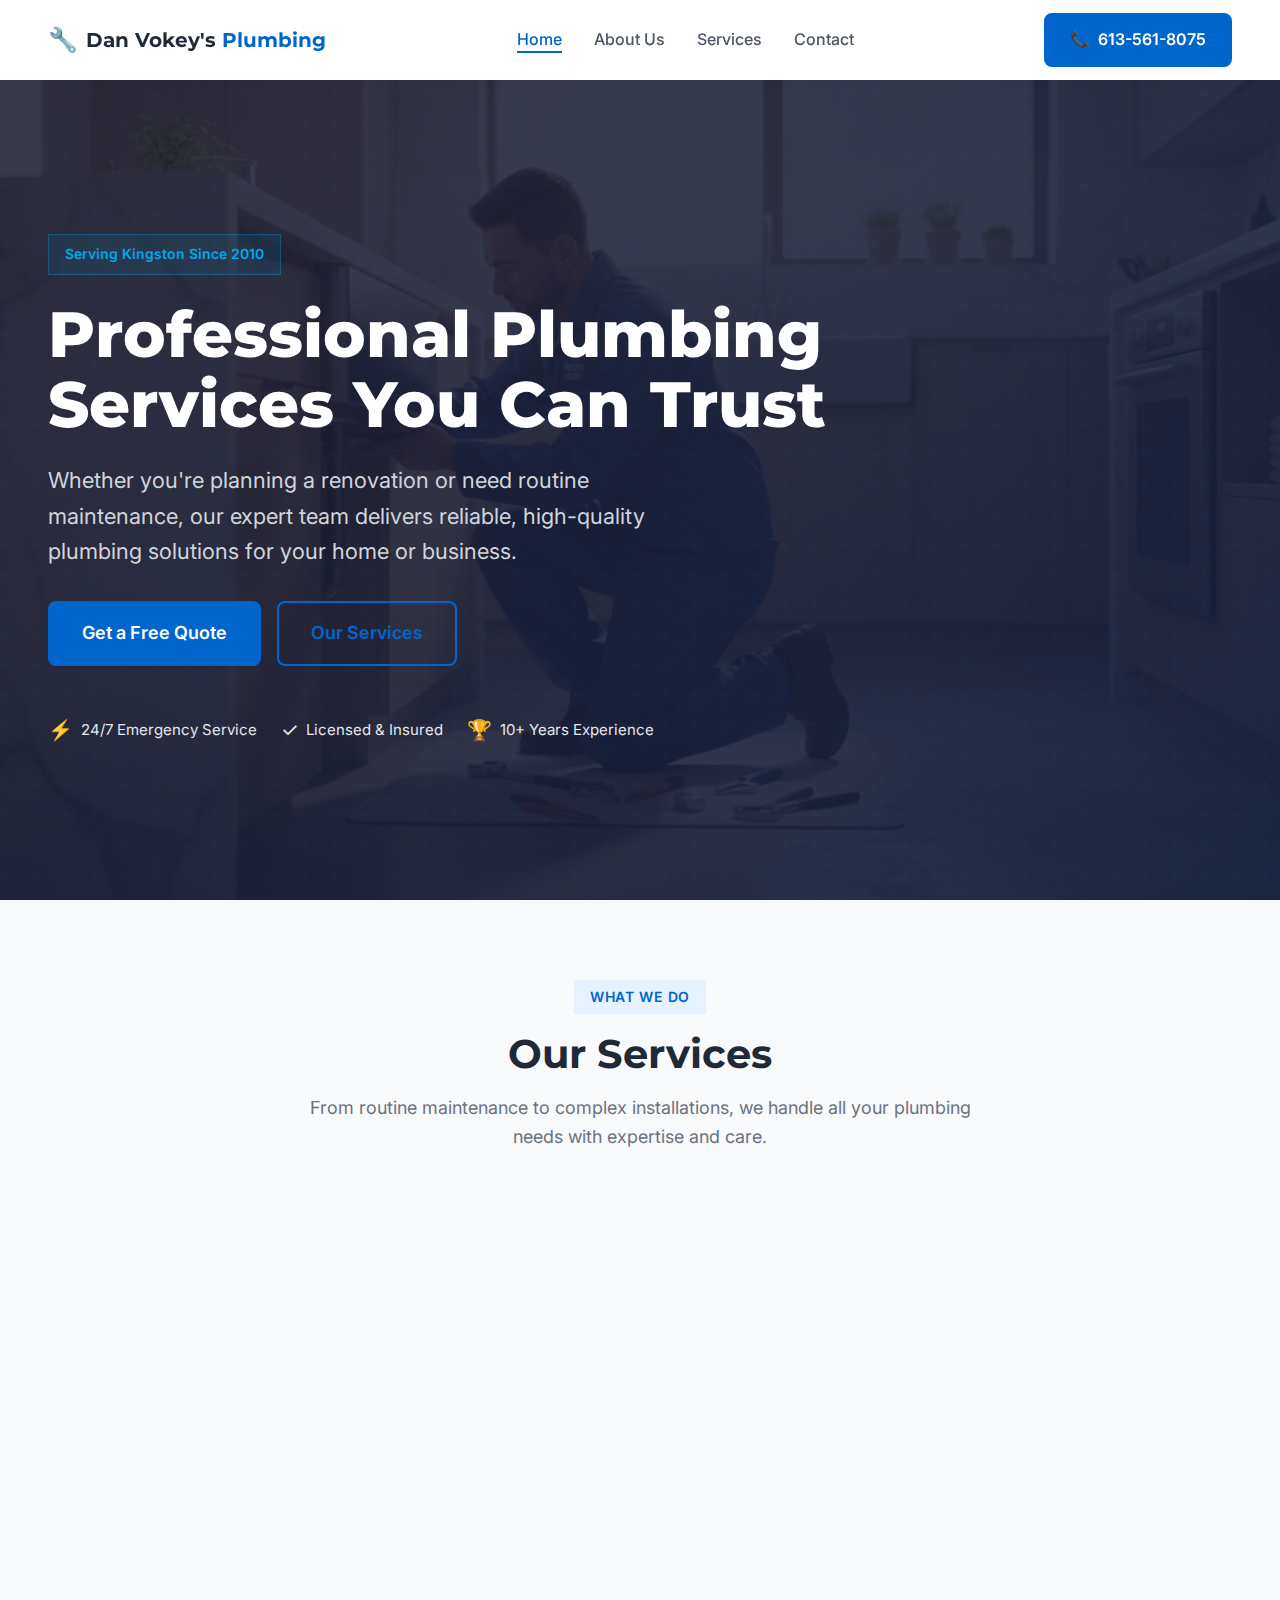
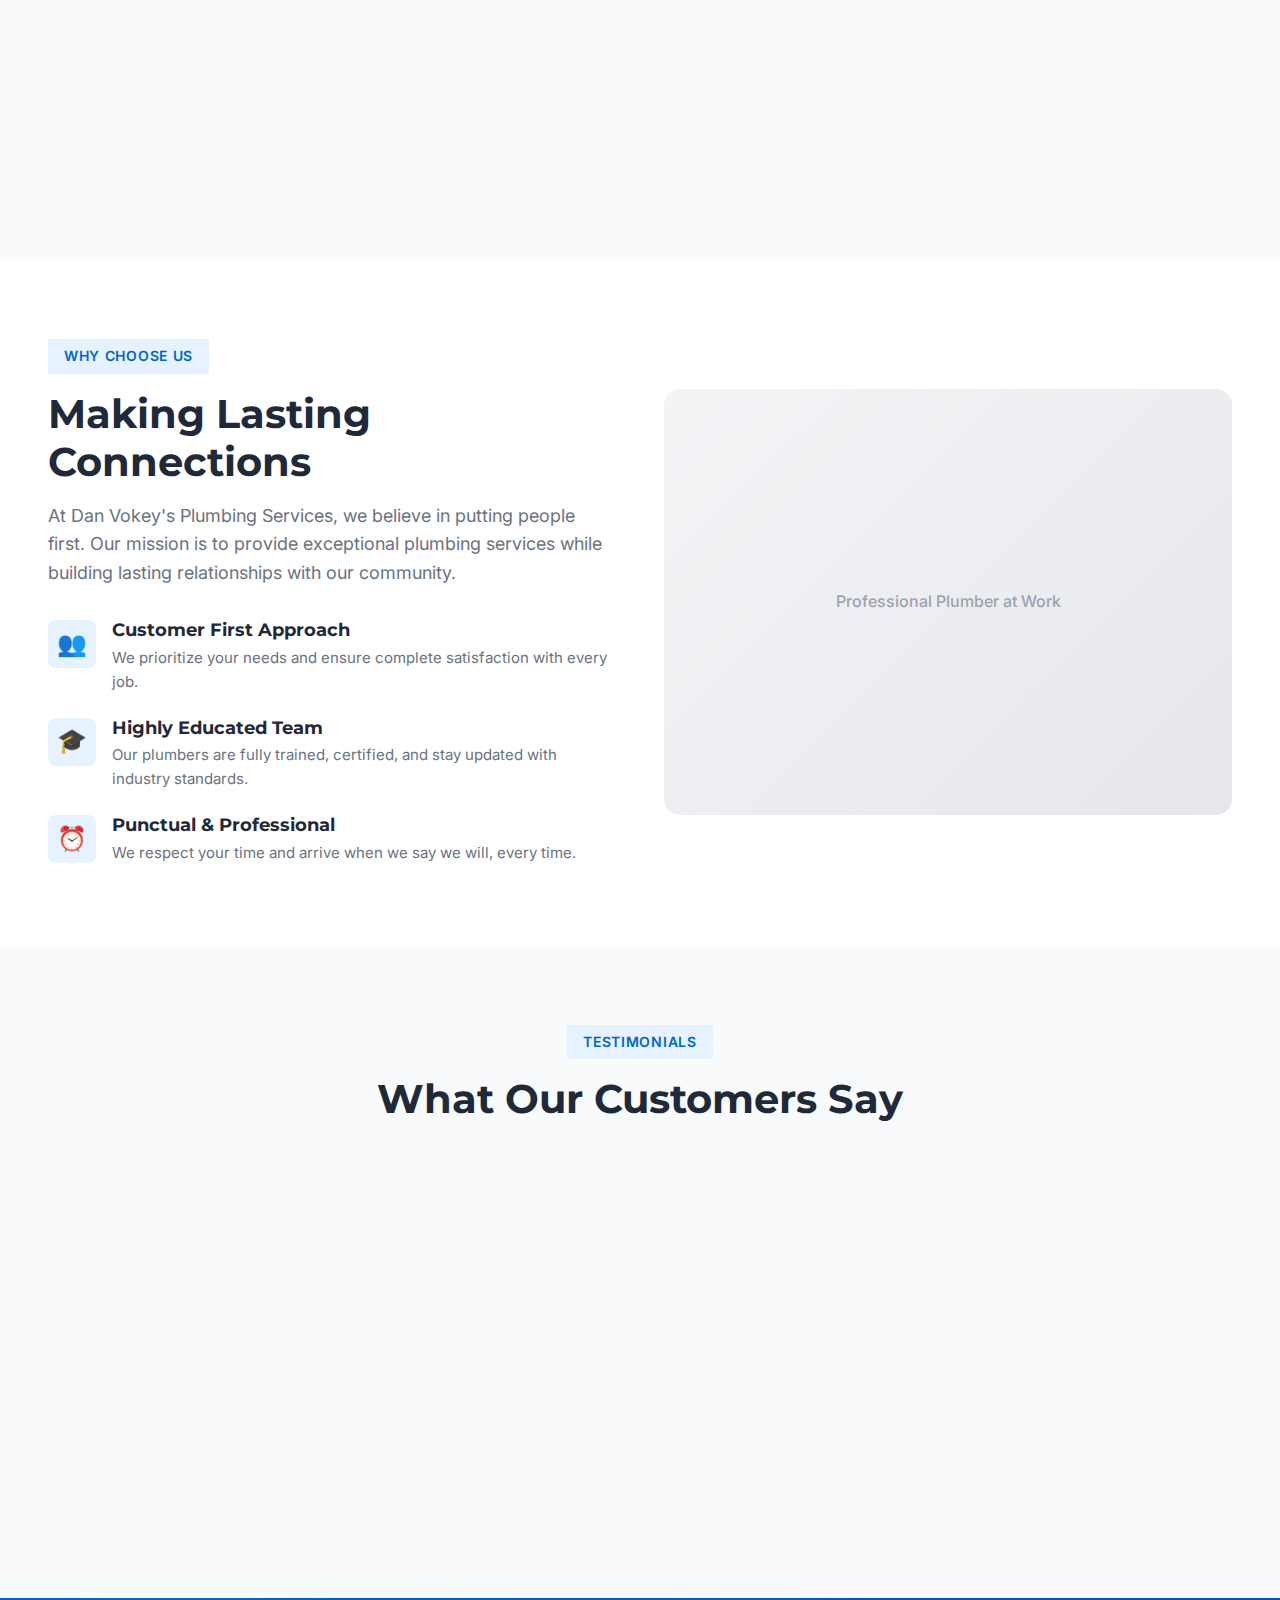
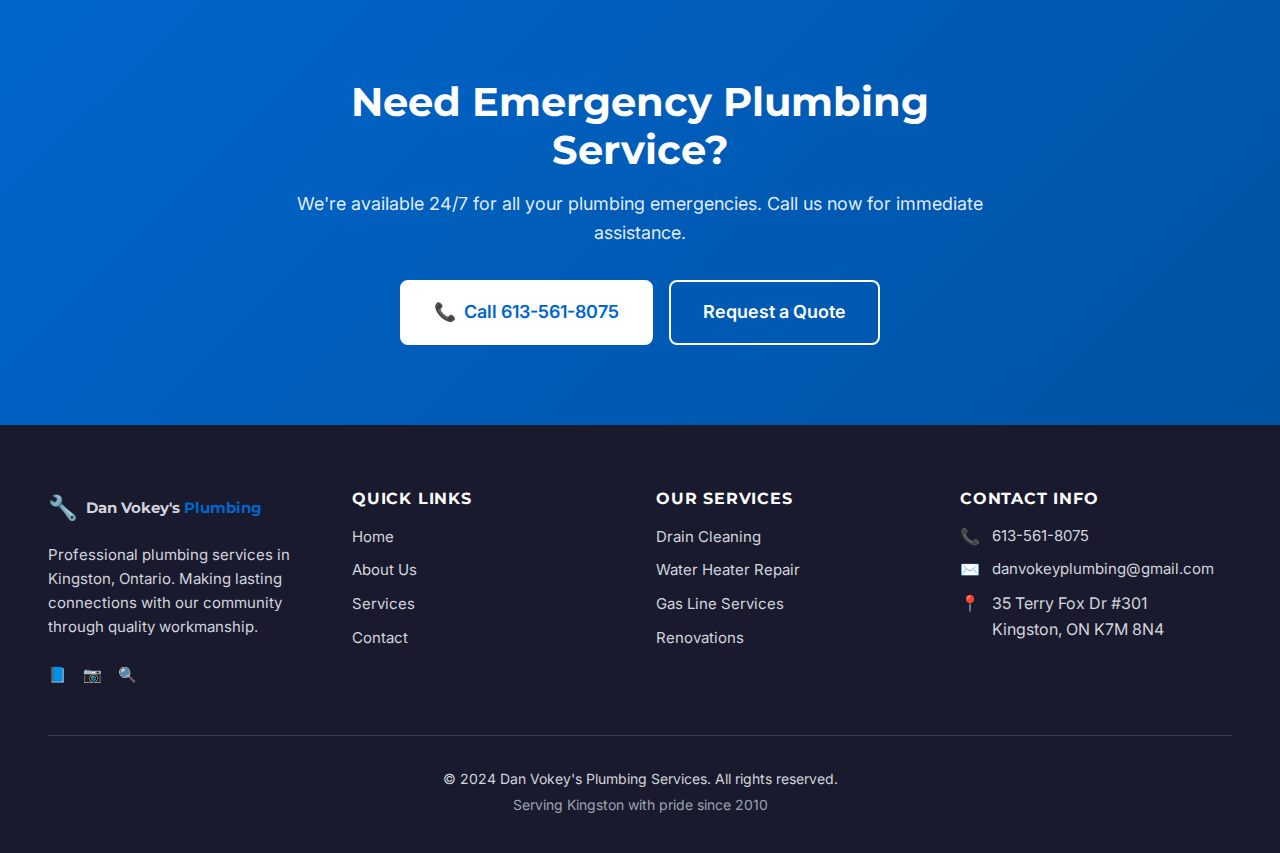
<file: index.html>
<!DOCTYPE html>
<html lang="en">
<head>
    <meta charset="UTF-8">
    <meta name="viewport" content="width=device-width, initial-scale=1.0">
    <meta name="description" content="Dan Vokey's Plumbing Services - Professional plumbing services in Kingston, ON. Drain cleaning, water heater repair, renovations, and more.">
    <title>Dan Vokey's Plumbing Services | Kingston, ON</title>
    <link rel="stylesheet" href="css/styles.css">
    <link rel="preconnect" href="https://fonts.googleapis.com">
    <link rel="preconnect" href="https://fonts.gstatic.com" crossorigin>
    <link href="https://fonts.googleapis.com/css2?family=Inter:wght@400;500;600;700&family=Montserrat:wght@600;700;800&display=swap" rel="stylesheet">
</head>
<body>
    <!-- Navigation -->
    <nav class="navbar" id="navbar">
        <div class="container">
            <a href="index.html" class="logo">
                <span class="logo-icon">🔧</span>
                <span class="logo-text">Dan Vokey's <span class="logo-accent">Plumbing</span></span>
            </a>
            <button class="nav-toggle" id="navToggle" aria-label="Toggle navigation">
                <span class="hamburger"></span>
            </button>
            <ul class="nav-menu" id="navMenu">
                <li><a href="index.html" class="nav-link active">Home</a></li>
                <li><a href="about.html" class="nav-link">About Us</a></li>
                <li><a href="services.html" class="nav-link">Services</a></li>
                <li><a href="contact.html" class="nav-link">Contact</a></li>
            </ul>
            <a href="tel:613-561-8075" class="btn btn-primary nav-cta">
                <span class="phone-icon">📞</span> 613-561-8075
            </a>
        </div>
    </nav>

    <!-- Hero Section -->
    <section class="hero">
        <div class="hero-bg" style="background: linear-gradient(135deg, rgba(26, 26, 46, 0.85) 0%, rgba(22, 33, 62, 0.9) 100%), url('images/hero-plumber.jpg'); background-size: cover; background-position: center;">
            <div class="hero-overlay"></div>
        </div>
        <div class="container">
            <div class="hero-content">
                <span class="hero-badge">Serving Kingston Since 2010</span>
                <h1 class="hero-title">Professional Plumbing Services You Can Trust</h1>
                <p class="hero-description">Whether you're planning a renovation or need routine maintenance, our expert team delivers reliable, high-quality plumbing solutions for your home or business.</p>
                <div class="hero-buttons">
                    <a href="contact.html" class="btn btn-primary btn-lg">Get a Free Quote</a>
                    <a href="services.html" class="btn btn-outline btn-lg">Our Services</a>
                </div>
                <div class="hero-features">
                    <div class="feature-item">
                        <span class="feature-icon">⚡</span>
                        <span>24/7 Emergency Service</span>
                    </div>
                    <div class="feature-item">
                        <span class="feature-icon">✓</span>
                        <span>Licensed & Insured</span>
                    </div>
                    <div class="feature-item">
                        <span class="feature-icon">🏆</span>
                        <span>10+ Years Experience</span>
                    </div>
                </div>
            </div>
        </div>
    </section>

    <!-- Services Section -->
    <section class="services-section">
        <div class="container">
            <div class="section-header">
                <span class="section-badge">What We Do</span>
                <h2 class="section-title">Our Services</h2>
                <p class="section-description">From routine maintenance to complex installations, we handle all your plumbing needs with expertise and care.</p>
            </div>
            <div class="services-grid">
                <div class="service-card">
                    <div class="service-icon">
                        <svg viewBox="0 0 64 64" fill="none" xmlns="http://www.w3.org/2000/svg">
                            <circle cx="32" cy="32" r="28" stroke="currentColor" stroke-width="2"/>
                            <path d="M32 16v16l12 12" stroke="currentColor" stroke-width="2" stroke-linecap="round"/>
                        </svg>
                    </div>
                    <h3>Drain Cleaning</h3>
                    <p>Professional drain cleaning services to clear clogs and prevent future blockages.</p>
                    <a href="services.html" class="service-link">Learn More →</a>
                </div>
                <div class="service-card">
                    <div class="service-icon">
                        <svg viewBox="0 0 64 64" fill="none" xmlns="http://www.w3.org/2000/svg">
                            <rect x="12" y="20" width="40" height="32" rx="4" stroke="currentColor" stroke-width="2"/>
                            <path d="M20 20V12a12 12 0 0124 0v8" stroke="currentColor" stroke-width="2"/>
                            <circle cx="32" cy="36" r="6" stroke="currentColor" stroke-width="2"/>
                        </svg>
                    </div>
                    <h3>Water Heater Repair</h3>
                    <p>Installation and repair services for all types of water heaters.</p>
                    <a href="services.html" class="service-link">Learn More →</a>
                </div>
                <div class="service-card">
                    <div class="service-icon">
                        <svg viewBox="0 0 64 64" fill="none" xmlns="http://www.w3.org/2000/svg">
                            <path d="M32 8v8M32 48v8M8 32h8M48 32h8" stroke="currentColor" stroke-width="2" stroke-linecap="round"/>
                            <circle cx="32" cy="32" r="12" stroke="currentColor" stroke-width="2"/>
                        </svg>
                    </div>
                    <h3>Gas Line Services</h3>
                    <p>Safe and certified gas line repair and replacement services.</p>
                    <a href="services.html" class="service-link">Learn More →</a>
                </div>
                <div class="service-card">
                    <div class="service-icon">
                        <svg viewBox="0 0 64 64" fill="none" xmlns="http://www.w3.org/2000/svg">
                            <rect x="16" y="12" width="32" height="40" rx="4" stroke="currentColor" stroke-width="2"/>
                            <path d="M24 28h16M24 36h12" stroke="currentColor" stroke-width="2" stroke-linecap="round"/>
                        </svg>
                    </div>
                    <h3>Renovations</h3>
                    <p>Complete bathroom and kitchen plumbing for your renovation projects.</p>
                    <a href="services.html" class="service-link">Learn More →</a>
                </div>
                <div class="service-card">
                    <div class="service-icon">
                        <svg viewBox="0 0 64 64" fill="none" xmlns="http://www.w3.org/2000/svg">
                            <path d="M20 20h24v32H20z" stroke="currentColor" stroke-width="2"/>
                            <circle cx="32" cy="14" r="6" stroke="currentColor" stroke-width="2"/>
                            <path d="M28 36h8" stroke="currentColor" stroke-width="2" stroke-linecap="round"/>
                        </svg>
                    </div>
                    <h3>Fixture Repairs</h3>
                    <p>Faucet and toilet repairs to keep your fixtures working perfectly.</p>
                    <a href="services.html" class="service-link">Learn More →</a>
                </div>
                <div class="service-card">
                    <div class="service-icon">
                        <svg viewBox="0 0 64 64" fill="none" xmlns="http://www.w3.org/2000/svg">
                            <rect x="12" y="24" width="40" height="24" rx="4" stroke="currentColor" stroke-width="2"/>
                            <path d="M20 24V16a12 12 0 0124 0v8" stroke="currentColor" stroke-width="2"/>
                            <circle cx="32" cy="36" r="4" stroke="currentColor" stroke-width="2"/>
                        </svg>
                    </div>
                    <h3>Water Tanks & Pumps</h3>
                    <p>Installation and maintenance of water tanks and circulator pumps.</p>
                    <a href="services.html" class="service-link">Learn More →</a>
                </div>
            </div>
        </div>
    </section>

    <!-- Why Choose Us Section -->
    <section class="why-us-section">
        <div class="container">
            <div class="why-us-grid">
                <div class="why-us-content">
                    <span class="section-badge">Why Choose Us</span>
                    <h2 class="section-title">Making Lasting Connections</h2>
                    <p class="section-description">At Dan Vokey's Plumbing Services, we believe in putting people first. Our mission is to provide exceptional plumbing services while building lasting relationships with our community.</p>
                    <div class="why-us-features">
                        <div class="why-us-item">
                            <div class="why-us-icon">👥</div>
                            <div class="why-us-text">
                                <h4>Customer First Approach</h4>
                                <p>We prioritize your needs and ensure complete satisfaction with every job.</p>
                            </div>
                        </div>
                        <div class="why-us-item">
                            <div class="why-us-icon">🎓</div>
                            <div class="why-us-text">
                                <h4>Highly Educated Team</h4>
                                <p>Our plumbers are fully trained, certified, and stay updated with industry standards.</p>
                            </div>
                        </div>
                        <div class="why-us-item">
                            <div class="why-us-icon">⏰</div>
                            <div class="why-us-text">
                                <h4>Punctual & Professional</h4>
                                <p>We respect your time and arrive when we say we will, every time.</p>
                            </div>
                        </div>
                    </div>
                </div>
                <div class="why-us-image">
                    <div class="image-placeholder">
                        <span>Professional Plumber at Work</span>
                    </div>
                </div>
            </div>
        </div>
    </section>

    <!-- Testimonials Section -->
    <section class="testimonials-section">
        <div class="container">
            <div class="section-header">
                <span class="section-badge">Testimonials</span>
                <h2 class="section-title">What Our Customers Say</h2>
            </div>
            <div class="testimonials-grid">
                <div class="testimonial-card">
                    <div class="testimonial-rating">★★★★★</div>
                    <p class="testimonial-text">"Have used Dan and his guys for many jobs and I'm always pleased. Went through many plumbers until I found him. Very punctual, and priced as quoted."</p>
                    <div class="testimonial-author">
                        <div class="author-avatar">PP</div>
                        <div class="author-info">
                            <span class="author-name">Phil P.</span>
                            <span class="author-location">Kingston, ON</span>
                        </div>
                    </div>
                </div>
                <div class="testimonial-card">
                    <div class="testimonial-rating">★★★★★</div>
                    <p class="testimonial-text">"I would highly recommend Dan Vokey Plumbing Services. Phone was answered quickly and information gathered efficiently. James, our plumber showed up with the correct battery, tools and equipment."</p>
                    <div class="testimonial-author">
                        <div class="author-avatar">DV</div>
                        <div class="author-info">
                            <span class="author-name">Donna V.</span>
                            <span class="author-location">Kingston, ON</span>
                        </div>
                    </div>
                </div>
                <div class="testimonial-card">
                    <div class="testimonial-rating">★★★★★</div>
                    <p class="testimonial-text">"Has done our sump pump, hot water tank, and new bathroom. Satisfied with all! Thanks to Dan and his team….highly recommend!"</p>
                    <div class="testimonial-author">
                        <div class="author-avatar">MG</div>
                        <div class="author-info">
                            <span class="author-name">Marc G.</span>
                            <span class="author-location">Kingston, ON</span>
                        </div>
                    </div>
                </div>
            </div>
        </div>
    </section>

    <!-- CTA Section -->
    <section class="cta-section">
        <div class="container">
            <div class="cta-content">
                <h2>Need Emergency Plumbing Service?</h2>
                <p>We're available 24/7 for all your plumbing emergencies. Call us now for immediate assistance.</p>
                <div class="cta-buttons">
                    <a href="tel:613-561-8075" class="btn btn-white btn-lg">
                        <span class="phone-icon">📞</span> Call 613-561-8075
                    </a>
                    <a href="contact.html" class="btn btn-outline-white btn-lg">Request a Quote</a>
                </div>
            </div>
        </div>
    </section>

    <!-- Footer -->
    <footer class="footer">
        <div class="container">
            <div class="footer-grid">
                <div class="footer-brand">
                    <a href="index.html" class="footer-logo">
                        <span class="logo-icon">🔧</span>
                        <span>Dan Vokey's <span class="logo-accent">Plumbing</span></span>
                    </a>
                    <p>Professional plumbing services in Kingston, Ontario. Making lasting connections with our community through quality workmanship.</p>
                    <div class="footer-social">
                        <a href="#" aria-label="Facebook">📘</a>
                        <a href="#" aria-label="Instagram">📷</a>
                        <a href="#" aria-label="Google">🔍</a>
                    </div>
                </div>
                <div class="footer-links">
                    <h4>Quick Links</h4>
                    <ul>
                        <li><a href="index.html">Home</a></li>
                        <li><a href="about.html">About Us</a></li>
                        <li><a href="services.html">Services</a></li>
                        <li><a href="contact.html">Contact</a></li>
                    </ul>
                </div>
                <div class="footer-services">
                    <h4>Our Services</h4>
                    <ul>
                        <li><a href="services.html">Drain Cleaning</a></li>
                        <li><a href="services.html">Water Heater Repair</a></li>
                        <li><a href="services.html">Gas Line Services</a></li>
                        <li><a href="services.html">Renovations</a></li>
                    </ul>
                </div>
                <div class="footer-contact">
                    <h4>Contact Info</h4>
                    <ul>
                        <li>
                            <span class="contact-icon">📞</span>
                            <a href="tel:613-561-8075">613-561-8075</a>
                        </li>
                        <li>
                            <span class="contact-icon">✉️</span>
                            <a href="mailto:danvokeyplumbing@gmail.com">danvokeyplumbing@gmail.com</a>
                        </li>
                        <li>
                            <span class="contact-icon">📍</span>
                            <span>35 Terry Fox Dr #301<br>Kingston, ON K7M 8N4</span>
                        </li>
                    </ul>
                </div>
            </div>
            <div class="footer-bottom">
                <p>&copy; 2024 Dan Vokey's Plumbing Services. All rights reserved.</p>
                <p class="footer-credit">Serving Kingston with pride since 2010</p>
            </div>
        </div>
    </footer>

    <script src="js/main.js"></script>
</body>
</html>
</file>
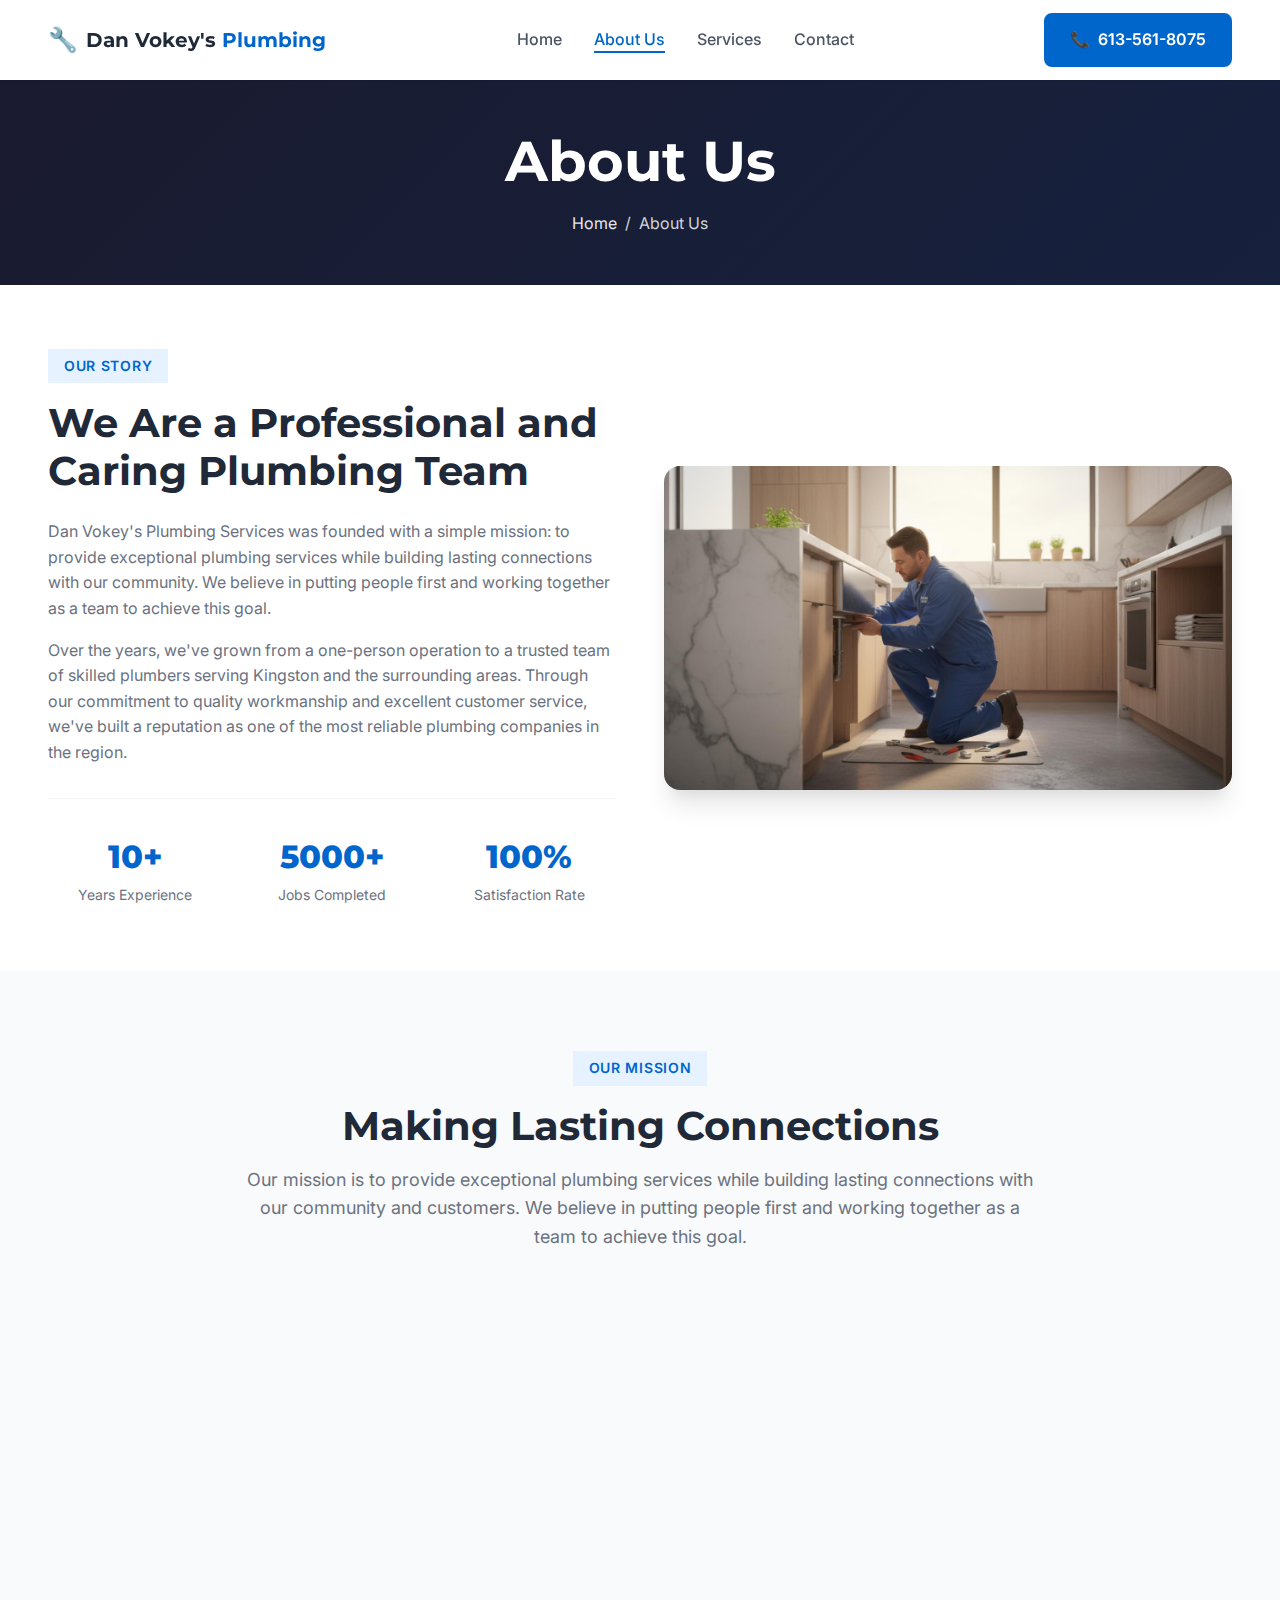
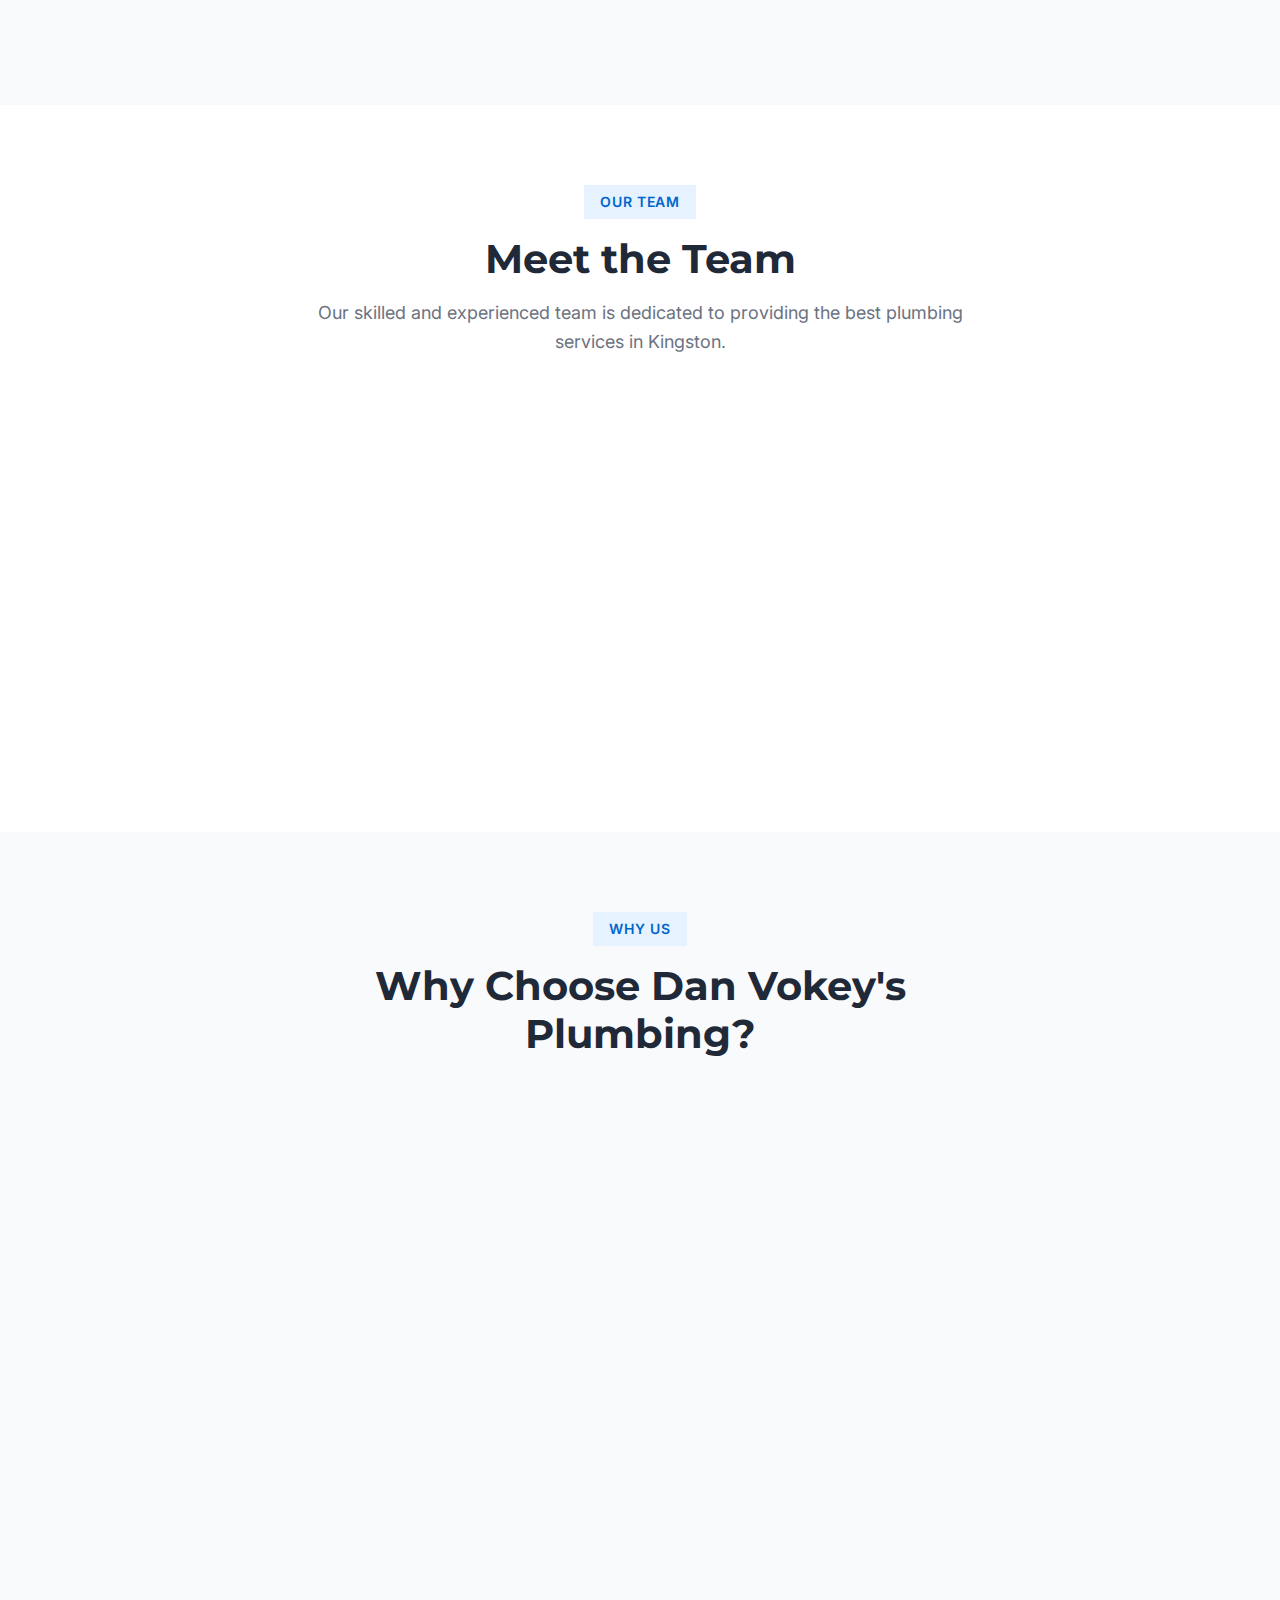
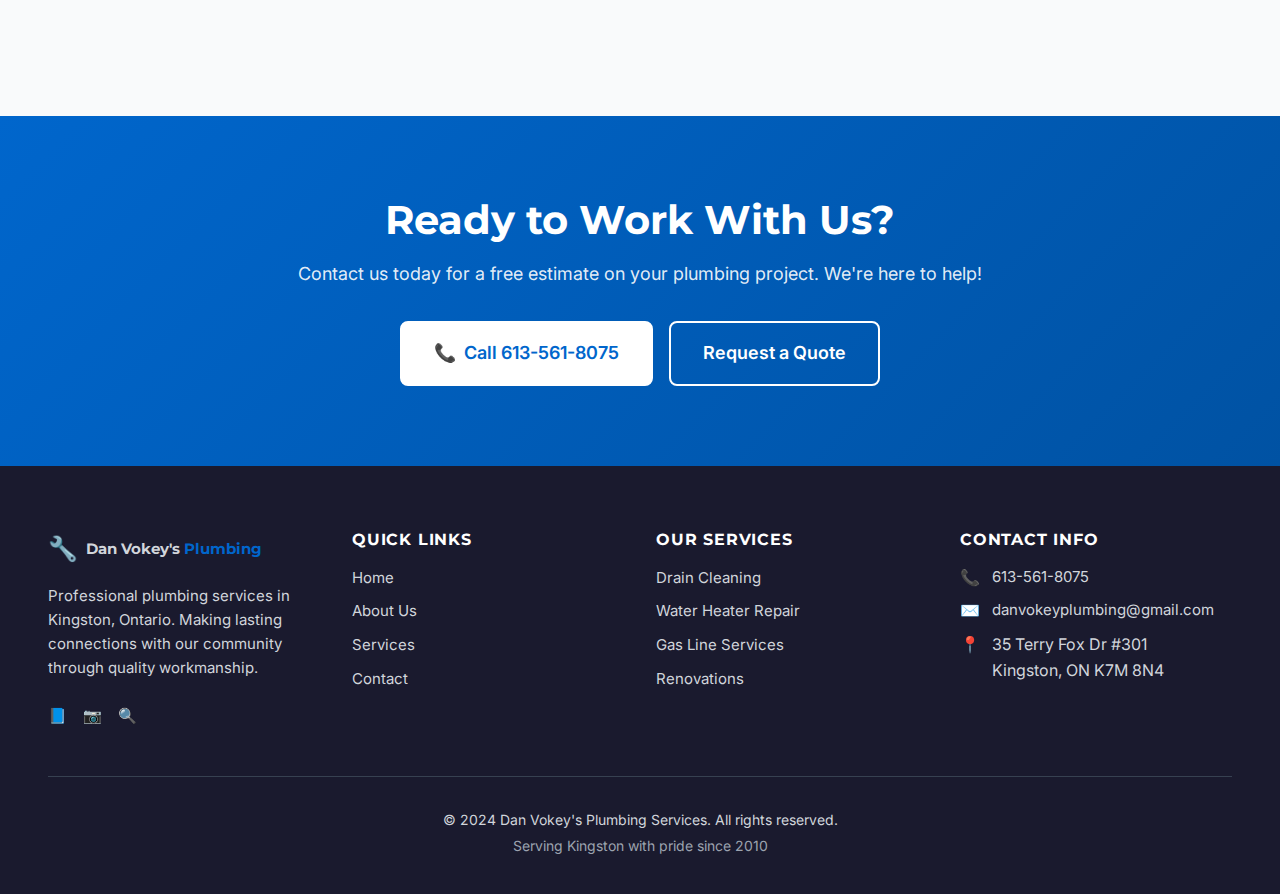
<file: about.html>
<!DOCTYPE html>
<html lang="en">
<head>
    <meta charset="UTF-8">
    <meta name="viewport" content="width=device-width, initial-scale=1.0">
    <meta name="description" content="Learn about Dan Vokey's Plumbing Services - Our story, mission, and commitment to quality plumbing in Kingston, ON.">
    <title>About Us | Dan Vokey's Plumbing Services</title>
    <link rel="stylesheet" href="css/styles.css">
    <link rel="preconnect" href="https://fonts.googleapis.com">
    <link rel="preconnect" href="https://fonts.gstatic.com" crossorigin>
    <link href="https://fonts.googleapis.com/css2?family=Inter:wght@400;500;600;700&family=Montserrat:wght@600;700;800&display=swap" rel="stylesheet">
</head>
<body>
    <!-- Navigation -->
    <nav class="navbar" id="navbar">
        <div class="container">
            <a href="index.html" class="logo">
                <span class="logo-icon">🔧</span>
                <span class="logo-text">Dan Vokey's <span class="logo-accent">Plumbing</span></span>
            </a>
            <button class="nav-toggle" id="navToggle" aria-label="Toggle navigation">
                <span class="hamburger"></span>
            </button>
            <ul class="nav-menu" id="navMenu">
                <li><a href="index.html" class="nav-link">Home</a></li>
                <li><a href="about.html" class="nav-link active">About Us</a></li>
                <li><a href="services.html" class="nav-link">Services</a></li>
                <li><a href="contact.html" class="nav-link">Contact</a></li>
            </ul>
            <a href="tel:613-561-8075" class="btn btn-primary nav-cta">
                <span class="phone-icon">📞</span> 613-561-8075
            </a>
        </div>
    </nav>

    <!-- Page Header -->
    <section class="page-header">
        <div class="container">
            <h1>About Us</h1>
            <nav class="breadcrumb">
                <a href="index.html">Home</a>
                <span>/</span>
                <span>About Us</span>
            </nav>
        </div>
    </section>

    <!-- About Hero Section -->
    <section class="about-hero">
        <div class="container">
            <div class="about-grid">
                <div class="about-content">
                    <span class="section-badge">Our Story</span>
                    <h2>We Are a Professional and Caring Plumbing Team</h2>
                    <p>Dan Vokey's Plumbing Services was founded with a simple mission: to provide exceptional plumbing services while building lasting connections with our community. We believe in putting people first and working together as a team to achieve this goal.</p>
                    <p>Over the years, we've grown from a one-person operation to a trusted team of skilled plumbers serving Kingston and the surrounding areas. Through our commitment to quality workmanship and excellent customer service, we've built a reputation as one of the most reliable plumbing companies in the region.</p>
                    <div class="about-stats">
                        <div class="stat-item">
                            <span class="stat-number">10+</span>
                            <span class="stat-label">Years Experience</span>
                        </div>
                        <div class="stat-item">
                            <span class="stat-number">5000+</span>
                            <span class="stat-label">Jobs Completed</span>
                        </div>
                        <div class="stat-item">
                            <span class="stat-number">100%</span>
                            <span class="stat-label">Satisfaction Rate</span>
                        </div>
                    </div>
                </div>
                <div class="about-image">
                    <img src="images/hero-plumber.jpg" alt="Professional plumber at work">
                </div>
            </div>
        </div>
    </section>

    <!-- Mission Section -->
    <section class="mission-section">
        <div class="container">
            <div class="mission-content">
                <span class="section-badge">Our Mission</span>
                <h2>Making Lasting Connections</h2>
                <p class="mission-text">Our mission is to provide exceptional plumbing services while building lasting connections with our community and customers. We believe in putting people first and working together as a team to achieve this goal.</p>
                <div class="mission-values">
                    <div class="value-card">
                        <div class="value-icon">💙</div>
                        <h3>Integrity</h3>
                        <p>We do what's right, even when no one is watching. Honest pricing and transparent communication are our promises.</p>
                    </div>
                    <div class="value-card">
                        <div class="value-icon">⭐</div>
                        <h3>Excellence</h3>
                        <p>We strive for excellence in every job, big or small. Quality workmanship is our standard.</p>
                    </div>
                    <div class="value-card">
                        <div class="value-icon">🤝</div>
                        <h3>Community</h3>
                        <p>We're proud to serve Kingston and give back to the community that has supported us.</p>
                    </div>
                </div>
            </div>
        </div>
    </section>

    <!-- Team Section -->
    <section class="team-section">
        <div class="container">
            <div class="section-header">
                <span class="section-badge">Our Team</span>
                <h2 class="section-title">Meet the Team</h2>
                <p class="section-description">Our skilled and experienced team is dedicated to providing the best plumbing services in Kingston.</p>
            </div>
            <div class="team-grid">
                <div class="team-card">
                    <div class="team-image">
                        <div class="image-placeholder">DV</div>
                    </div>
                    <h3>Dan Vokey</h3>
                    <span class="team-role">Founder & Master Plumber</span>
                    <p>With over 15 years of experience, Dan leads our team with expertise and dedication.</p>
                </div>
                <div class="team-card">
                    <div class="team-image">
                        <div class="image-placeholder">JS</div>
                    </div>
                    <h3>James Smith</h3>
                    <span class="team-role">Senior Plumber</span>
                    <p>James specializes in complex installations and emergency repairs.</p>
                </div>
                <div class="team-card">
                    <div class="team-image">
                        <div class="image-placeholder">MJ</div>
                    </div>
                    <h3>Mike Johnson</h3>
                    <span class="team-role">Licensed Plumber</span>
                    <p>Mike brings expertise in residential and commercial plumbing projects.</p>
                </div>
            </div>
        </div>
    </section>

    <!-- Why Choose Us Section -->
    <section class="why-choose-section">
        <div class="container">
            <div class="section-header">
                <span class="section-badge">Why Us</span>
                <h2 class="section-title">Why Choose Dan Vokey's Plumbing?</h2>
            </div>
            <div class="why-choose-grid">
                <div class="why-choose-card">
                    <div class="why-choose-icon">📚</div>
                    <h3>Highly Educated</h3>
                    <p>Our team stays current with the latest plumbing techniques and industry standards through continuous training.</p>
                </div>
                <div class="why-choose-card">
                    <div class="why-choose-icon">😊</div>
                    <h3>Customer Friendly</h3>
                    <p>We treat every customer like family, ensuring clear communication and respectful service.</p>
                </div>
                <div class="why-choose-card">
                    <div class="why-choose-icon">🏅</div>
                    <h3>Professional</h3>
                    <p>Licensed, insured, and committed to the highest standards of professionalism in every interaction.</p>
                </div>
                <div class="why-choose-card">
                    <div class="why-choose-icon">⏱️</div>
                    <h3>Punctual</h3>
                    <p>We respect your time and always arrive when we say we will. No more waiting around all day.</p>
                </div>
                <div class="why-choose-card">
                    <div class="why-choose-icon">💰</div>
                    <h3>Fair Pricing</h3>
                    <p>Transparent, upfront pricing with no hidden fees. You know exactly what you're paying for.</p>
                </div>
                <div class="why-choose-card">
                    <div class="why-choose-icon">🛡️</div>
                    <h3>Guaranteed Work</h3>
                    <p>All our work comes with a satisfaction guarantee. If you're not happy, we'll make it right.</p>
                </div>
            </div>
        </div>
    </section>

    <!-- CTA Section -->
    <section class="cta-section">
        <div class="container">
            <div class="cta-content">
                <h2>Ready to Work With Us?</h2>
                <p>Contact us today for a free estimate on your plumbing project. We're here to help!</p>
                <div class="cta-buttons">
                    <a href="tel:613-561-8075" class="btn btn-white btn-lg">
                        <span class="phone-icon">📞</span> Call 613-561-8075
                    </a>
                    <a href="contact.html" class="btn btn-outline-white btn-lg">Request a Quote</a>
                </div>
            </div>
        </div>
    </section>

    <!-- Footer -->
    <footer class="footer">
        <div class="container">
            <div class="footer-grid">
                <div class="footer-brand">
                    <a href="index.html" class="footer-logo">
                        <span class="logo-icon">🔧</span>
                        <span>Dan Vokey's <span class="logo-accent">Plumbing</span></span>
                    </a>
                    <p>Professional plumbing services in Kingston, Ontario. Making lasting connections with our community through quality workmanship.</p>
                    <div class="footer-social">
                        <a href="#" aria-label="Facebook">📘</a>
                        <a href="#" aria-label="Instagram">📷</a>
                        <a href="#" aria-label="Google">🔍</a>
                    </div>
                </div>
                <div class="footer-links">
                    <h4>Quick Links</h4>
                    <ul>
                        <li><a href="index.html">Home</a></li>
                        <li><a href="about.html">About Us</a></li>
                        <li><a href="services.html">Services</a></li>
                        <li><a href="contact.html">Contact</a></li>
                    </ul>
                </div>
                <div class="footer-services">
                    <h4>Our Services</h4>
                    <ul>
                        <li><a href="services.html">Drain Cleaning</a></li>
                        <li><a href="services.html">Water Heater Repair</a></li>
                        <li><a href="services.html">Gas Line Services</a></li>
                        <li><a href="services.html">Renovations</a></li>
                    </ul>
                </div>
                <div class="footer-contact">
                    <h4>Contact Info</h4>
                    <ul>
                        <li>
                            <span class="contact-icon">📞</span>
                            <a href="tel:613-561-8075">613-561-8075</a>
                        </li>
                        <li>
                            <span class="contact-icon">✉️</span>
                            <a href="mailto:danvokeyplumbing@gmail.com">danvokeyplumbing@gmail.com</a>
                        </li>
                        <li>
                            <span class="contact-icon">📍</span>
                            <span>35 Terry Fox Dr #301<br>Kingston, ON K7M 8N4</span>
                        </li>
                    </ul>
                </div>
            </div>
            <div class="footer-bottom">
                <p>&copy; 2024 Dan Vokey's Plumbing Services. All rights reserved.</p>
                <p class="footer-credit">Serving Kingston with pride since 2010</p>
            </div>
        </div>
    </footer>

    <script src="js/main.js"></script>
</body>
</html>
</file>
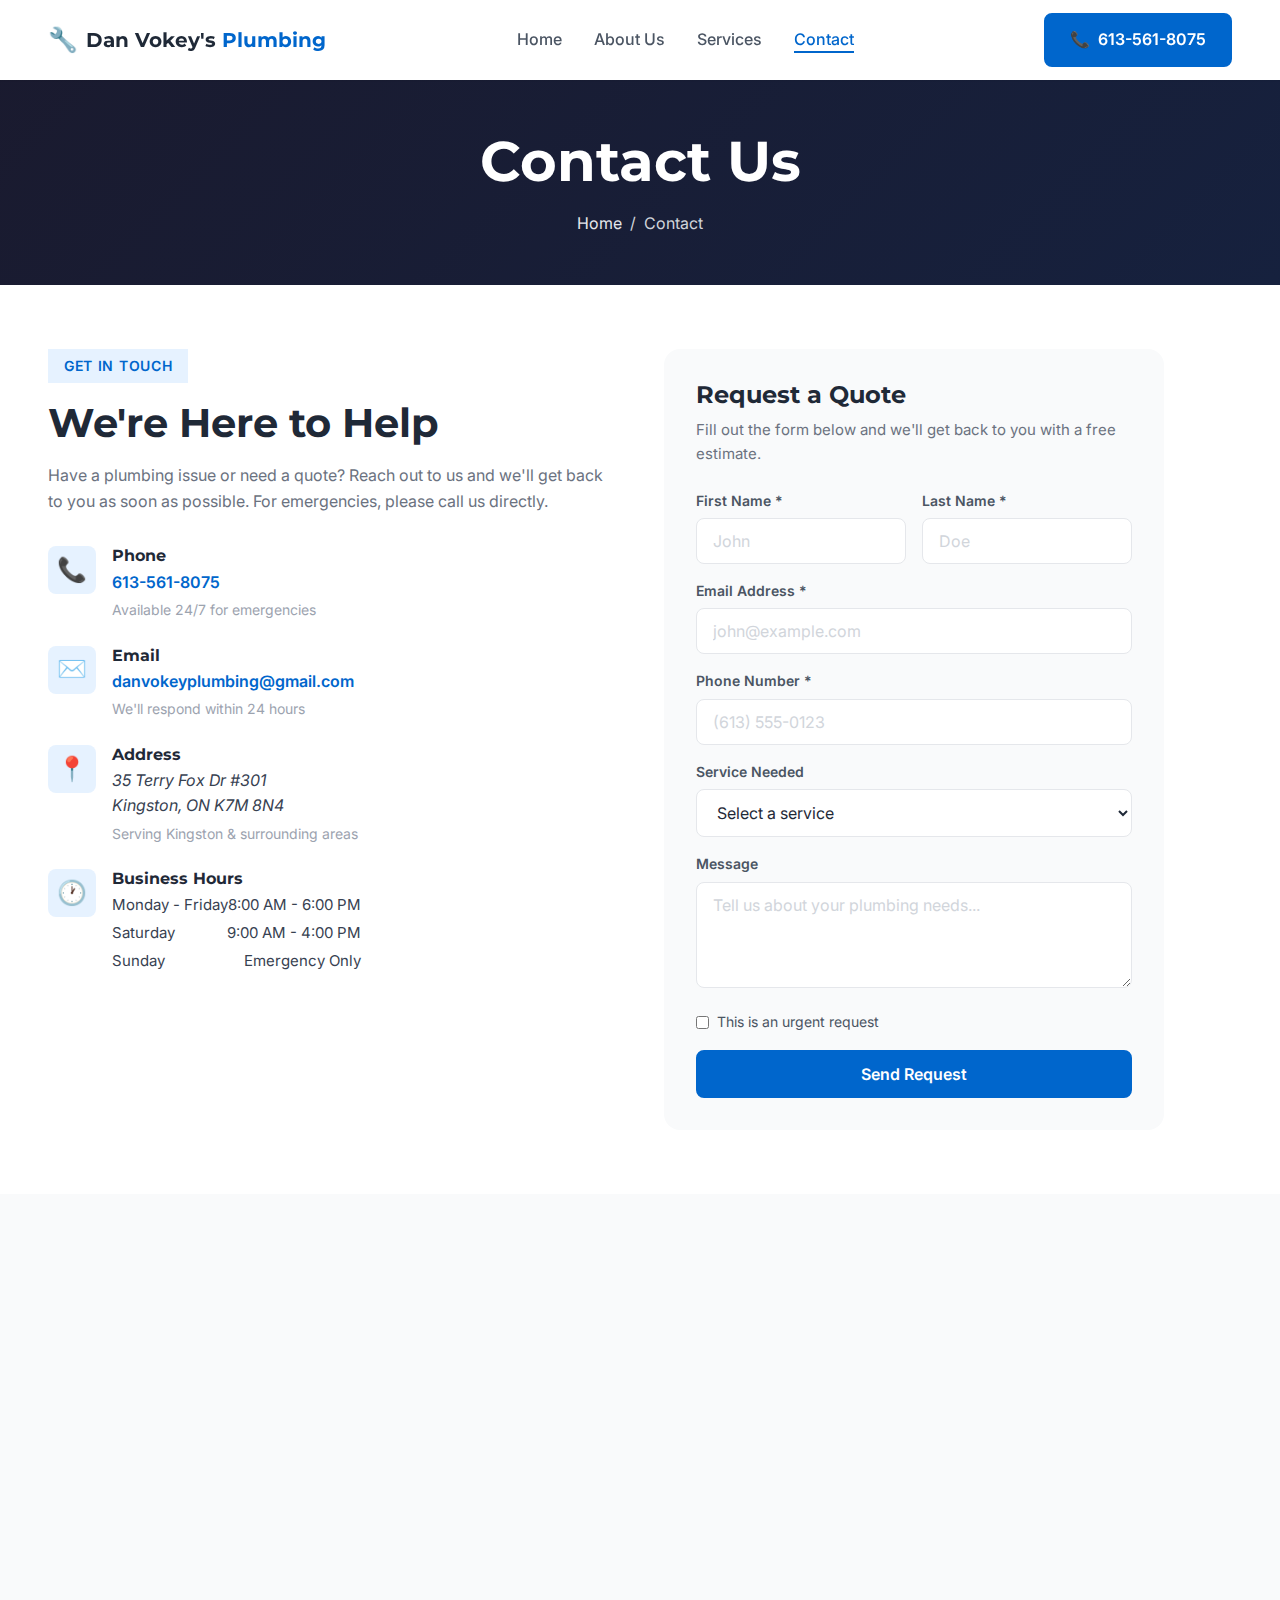
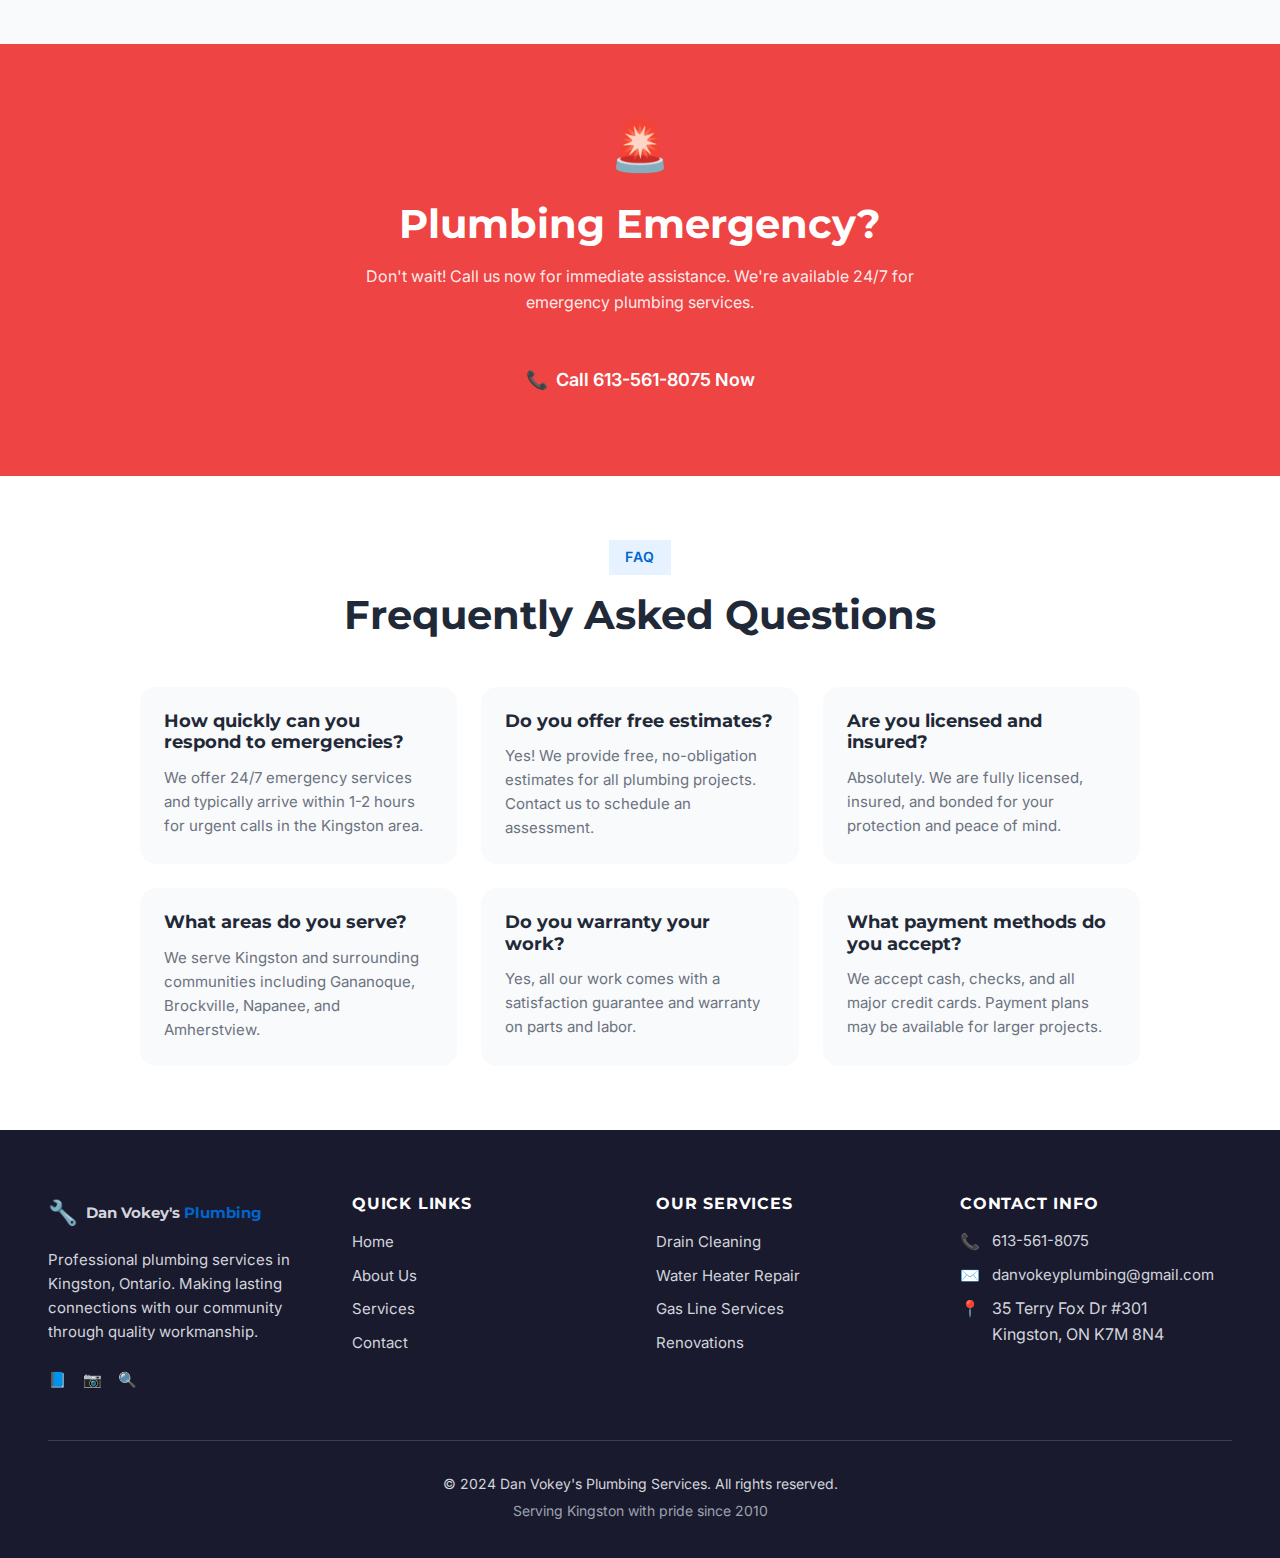
<file: contact.html>
<!DOCTYPE html>
<html lang="en">
<head>
    <meta charset="UTF-8">
    <meta name="viewport" content="width=device-width, initial-scale=1.0">
    <meta name="description" content="Contact Dan Vokey's Plumbing Services in Kingston, ON. Request a quote or schedule service. Call 613-561-8075.">
    <title>Contact Us | Dan Vokey's Plumbing Services</title>
    <link rel="stylesheet" href="css/styles.css">
    <link rel="preconnect" href="https://fonts.googleapis.com">
    <link rel="preconnect" href="https://fonts.gstatic.com" crossorigin>
    <link href="https://fonts.googleapis.com/css2?family=Inter:wght@400;500;600;700&family=Montserrat:wght@600;700;800&display=swap" rel="stylesheet">
</head>
<body>
    <!-- Navigation -->
    <nav class="navbar" id="navbar">
        <div class="container">
            <a href="index.html" class="logo">
                <span class="logo-icon">🔧</span>
                <span class="logo-text">Dan Vokey's <span class="logo-accent">Plumbing</span></span>
            </a>
            <button class="nav-toggle" id="navToggle" aria-label="Toggle navigation">
                <span class="hamburger"></span>
            </button>
            <ul class="nav-menu" id="navMenu">
                <li><a href="index.html" class="nav-link">Home</a></li>
                <li><a href="about.html" class="nav-link">About Us</a></li>
                <li><a href="services.html" class="nav-link">Services</a></li>
                <li><a href="contact.html" class="nav-link active">Contact</a></li>
            </ul>
            <a href="tel:613-561-8075" class="btn btn-primary nav-cta">
                <span class="phone-icon">📞</span> 613-561-8075
            </a>
        </div>
    </nav>

    <!-- Page Header -->
    <section class="page-header">
        <div class="container">
            <h1>Contact Us</h1>
            <nav class="breadcrumb">
                <a href="index.html">Home</a>
                <span>/</span>
                <span>Contact</span>
            </nav>
        </div>
    </section>

    <!-- Contact Section -->
    <section class="contact-section">
        <div class="container">
            <div class="contact-grid">
                <div class="contact-info">
                    <span class="section-badge">Get In Touch</span>
                    <h2>We're Here to Help</h2>
                    <p>Have a plumbing issue or need a quote? Reach out to us and we'll get back to you as soon as possible. For emergencies, please call us directly.</p>
                    
                    <div class="contact-methods">
                        <div class="contact-method">
                            <div class="method-icon">📞</div>
                            <div class="method-content">
                                <h4>Phone</h4>
                                <a href="tel:613-561-8075">613-561-8075</a>
                                <span class="method-note">Available 24/7 for emergencies</span>
                            </div>
                        </div>
                        <div class="contact-method">
                            <div class="method-icon">✉️</div>
                            <div class="method-content">
                                <h4>Email</h4>
                                <a href="mailto:danvokeyplumbing@gmail.com">danvokeyplumbing@gmail.com</a>
                                <span class="method-note">We'll respond within 24 hours</span>
                            </div>
                        </div>
                        <div class="contact-method">
                            <div class="method-icon">📍</div>
                            <div class="method-content">
                                <h4>Address</h4>
                                <address>35 Terry Fox Dr #301<br>Kingston, ON K7M 8N4</address>
                                <span class="method-note">Serving Kingston & surrounding areas</span>
                            </div>
                        </div>
                        <div class="contact-method">
                            <div class="method-icon">🕐</div>
                            <div class="method-content">
                                <h4>Business Hours</h4>
                                <div class="hours-list">
                                    <div class="hours-item">
                                        <span>Monday - Friday</span>
                                        <span>8:00 AM - 6:00 PM</span>
                                    </div>
                                    <div class="hours-item">
                                        <span>Saturday</span>
                                        <span>9:00 AM - 4:00 PM</span>
                                    </div>
                                    <div class="hours-item">
                                        <span>Sunday</span>
                                        <span>Emergency Only</span>
                                    </div>
                                </div>
                            </div>
                        </div>
                    </div>
                </div>

                <div class="contact-form-wrapper">
                    <div class="form-card">
                        <h3>Request a Quote</h3>
                        <p>Fill out the form below and we'll get back to you with a free estimate.</p>
                        <form class="contact-form" id="contactForm" action="#" method="POST">
                            <div class="form-row">
                                <div class="form-group">
                                    <label for="firstName">First Name *</label>
                                    <input type="text" id="firstName" name="firstName" required placeholder="John">
                                </div>
                                <div class="form-group">
                                    <label for="lastName">Last Name *</label>
                                    <input type="text" id="lastName" name="lastName" required placeholder="Doe">
                                </div>
                            </div>
                            <div class="form-group">
                                <label for="email">Email Address *</label>
                                <input type="email" id="email" name="email" required placeholder="john@example.com">
                            </div>
                            <div class="form-group">
                                <label for="phone">Phone Number *</label>
                                <input type="tel" id="phone" name="phone" required placeholder="(613) 555-0123">
                            </div>
                            <div class="form-group">
                                <label for="service">Service Needed</label>
                                <select id="service" name="service">
                                    <option value="">Select a service</option>
                                    <option value="drain-cleaning">Drain Cleaning</option>
                                    <option value="water-heater">Water Heater Repair/Installation</option>
                                    <option value="gas-line">Gas Line Services</option>
                                    <option value="renovation">Bath/Kitchen Renovation</option>
                                    <option value="fixture">Faucet/Toilet Repair</option>
                                    <option value="emergency">Emergency Service</option>
                                    <option value="other">Other</option>
                                </select>
                            </div>
                            <div class="form-group">
                                <label for="message">Message</label>
                                <textarea id="message" name="message" rows="4" placeholder="Tell us about your plumbing needs..."></textarea>
                            </div>
                            <div class="form-group form-checkbox">
                                <input type="checkbox" id="urgent" name="urgent">
                                <label for="urgent">This is an urgent request</label>
                            </div>
                            <button type="submit" class="btn btn-primary btn-full">Send Request</button>
                        </form>
                    </div>
                </div>
            </div>
        </div>
    </section>

    <!-- Map Section -->
    <section class="map-section">
        <div class="map-container">
            <iframe 
                src="https://www.google.com/maps/embed?pb=!1m18!1m12!1m3!1d2850.6190404974744!2d-76.57123492346163!3d44.25648497107776!2m3!1f0!2f0!3f0!3m2!1i1024!2i768!4f13.1!3m3!1m2!1s0x4cd2ab0c0b0b0b0b%3A0x0!2zMzUgVGVycnkgRm94IERyICMzMDEsIEtpbmdzdG9uLCBPTiBLN00gOE40!5e0!3m2!1sen!2sca!4v1707000000000!5m2!1sen!2sca"
                width="100%" 
                height="450" 
                style="border:0;" 
                allowfullscreen="" 
                loading="lazy" 
                referrerpolicy="no-referrer-when-downgrade"
                title="Dan Vokey's Plumbing Location">
            </iframe>
        </div>
    </section>

    <!-- Emergency CTA -->
    <section class="emergency-cta">
        <div class="container">
            <div class="emergency-content">
                <div class="emergency-icon">🚨</div>
                <h2>Plumbing Emergency?</h2>
                <p>Don't wait! Call us now for immediate assistance. We're available 24/7 for emergency plumbing services.</p>
                <a href="tel:613-561-8075" class="btn btn-emergency btn-lg">
                    <span class="phone-icon">📞</span> Call 613-561-8075 Now
                </a>
            </div>
        </div>
    </section>

    <!-- FAQ Section -->
    <section class="faq-section">
        <div class="container">
            <div class="section-header">
                <span class="section-badge">FAQ</span>
                <h2 class="section-title">Frequently Asked Questions</h2>
            </div>
            <div class="faq-grid">
                <div class="faq-item">
                    <h4>How quickly can you respond to emergencies?</h4>
                    <p>We offer 24/7 emergency services and typically arrive within 1-2 hours for urgent calls in the Kingston area.</p>
                </div>
                <div class="faq-item">
                    <h4>Do you offer free estimates?</h4>
                    <p>Yes! We provide free, no-obligation estimates for all plumbing projects. Contact us to schedule an assessment.</p>
                </div>
                <div class="faq-item">
                    <h4>Are you licensed and insured?</h4>
                    <p>Absolutely. We are fully licensed, insured, and bonded for your protection and peace of mind.</p>
                </div>
                <div class="faq-item">
                    <h4>What areas do you serve?</h4>
                    <p>We serve Kingston and surrounding communities including Gananoque, Brockville, Napanee, and Amherstview.</p>
                </div>
                <div class="faq-item">
                    <h4>Do you warranty your work?</h4>
                    <p>Yes, all our work comes with a satisfaction guarantee and warranty on parts and labor.</p>
                </div>
                <div class="faq-item">
                    <h4>What payment methods do you accept?</h4>
                    <p>We accept cash, checks, and all major credit cards. Payment plans may be available for larger projects.</p>
                </div>
            </div>
        </div>
    </section>

    <!-- Footer -->
    <footer class="footer">
        <div class="container">
            <div class="footer-grid">
                <div class="footer-brand">
                    <a href="index.html" class="footer-logo">
                        <span class="logo-icon">🔧</span>
                        <span>Dan Vokey's <span class="logo-accent">Plumbing</span></span>
                    </a>
                    <p>Professional plumbing services in Kingston, Ontario. Making lasting connections with our community through quality workmanship.</p>
                    <div class="footer-social">
                        <a href="#" aria-label="Facebook">📘</a>
                        <a href="#" aria-label="Instagram">📷</a>
                        <a href="#" aria-label="Google">🔍</a>
                    </div>
                </div>
                <div class="footer-links">
                    <h4>Quick Links</h4>
                    <ul>
                        <li><a href="index.html">Home</a></li>
                        <li><a href="about.html">About Us</a></li>
                        <li><a href="services.html">Services</a></li>
                        <li><a href="contact.html">Contact</a></li>
                    </ul>
                </div>
                <div class="footer-services">
                    <h4>Our Services</h4>
                    <ul>
                        <li><a href="services.html">Drain Cleaning</a></li>
                        <li><a href="services.html">Water Heater Repair</a></li>
                        <li><a href="services.html">Gas Line Services</a></li>
                        <li><a href="services.html">Renovations</a></li>
                    </ul>
                </div>
                <div class="footer-contact">
                    <h4>Contact Info</h4>
                    <ul>
                        <li>
                            <span class="contact-icon">📞</span>
                            <a href="tel:613-561-8075">613-561-8075</a>
                        </li>
                        <li>
                            <span class="contact-icon">✉️</span>
                            <a href="mailto:danvokeyplumbing@gmail.com">danvokeyplumbing@gmail.com</a>
                        </li>
                        <li>
                            <span class="contact-icon">📍</span>
                            <span>35 Terry Fox Dr #301<br>Kingston, ON K7M 8N4</span>
                        </li>
                    </ul>
                </div>
            </div>
            <div class="footer-bottom">
                <p>&copy; 2024 Dan Vokey's Plumbing Services. All rights reserved.</p>
                <p class="footer-credit">Serving Kingston with pride since 2010</p>
            </div>
        </div>
    </footer>

    <script src="js/main.js"></script>
</body>
</html>
</file>
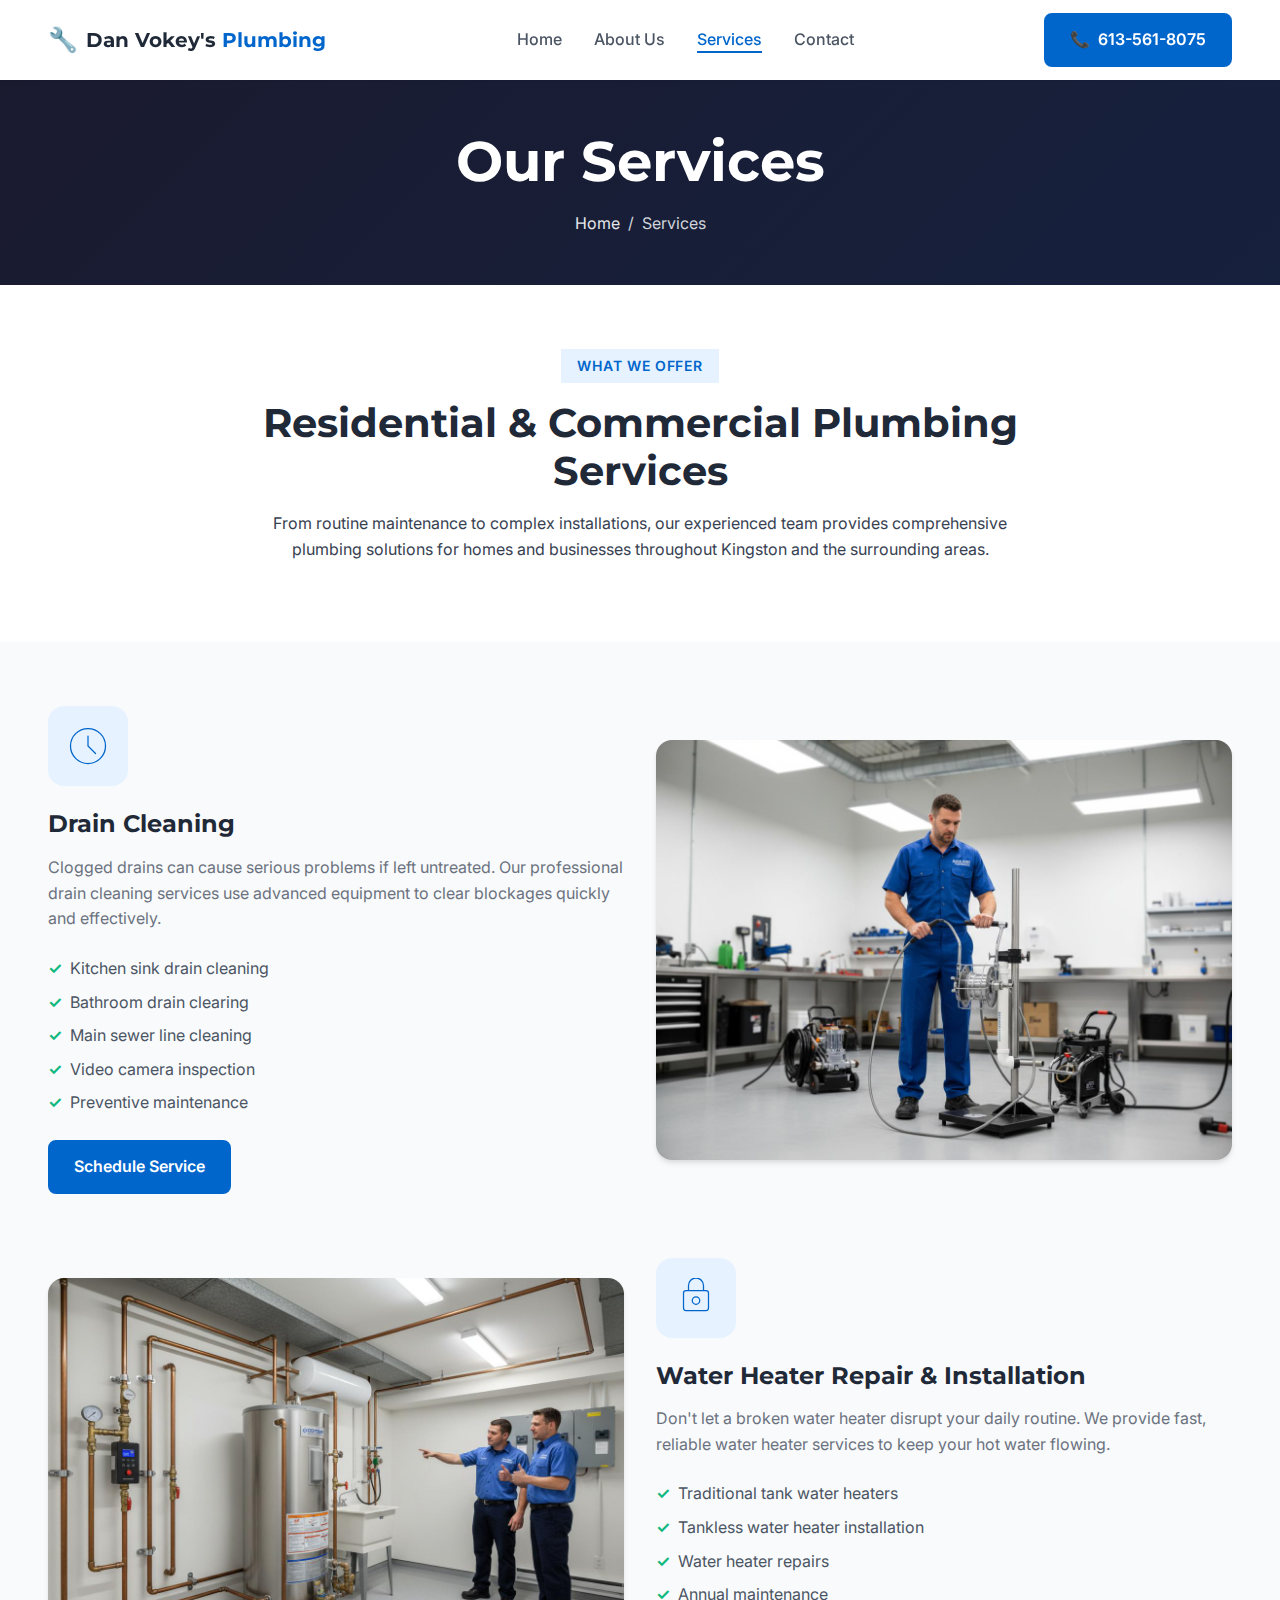
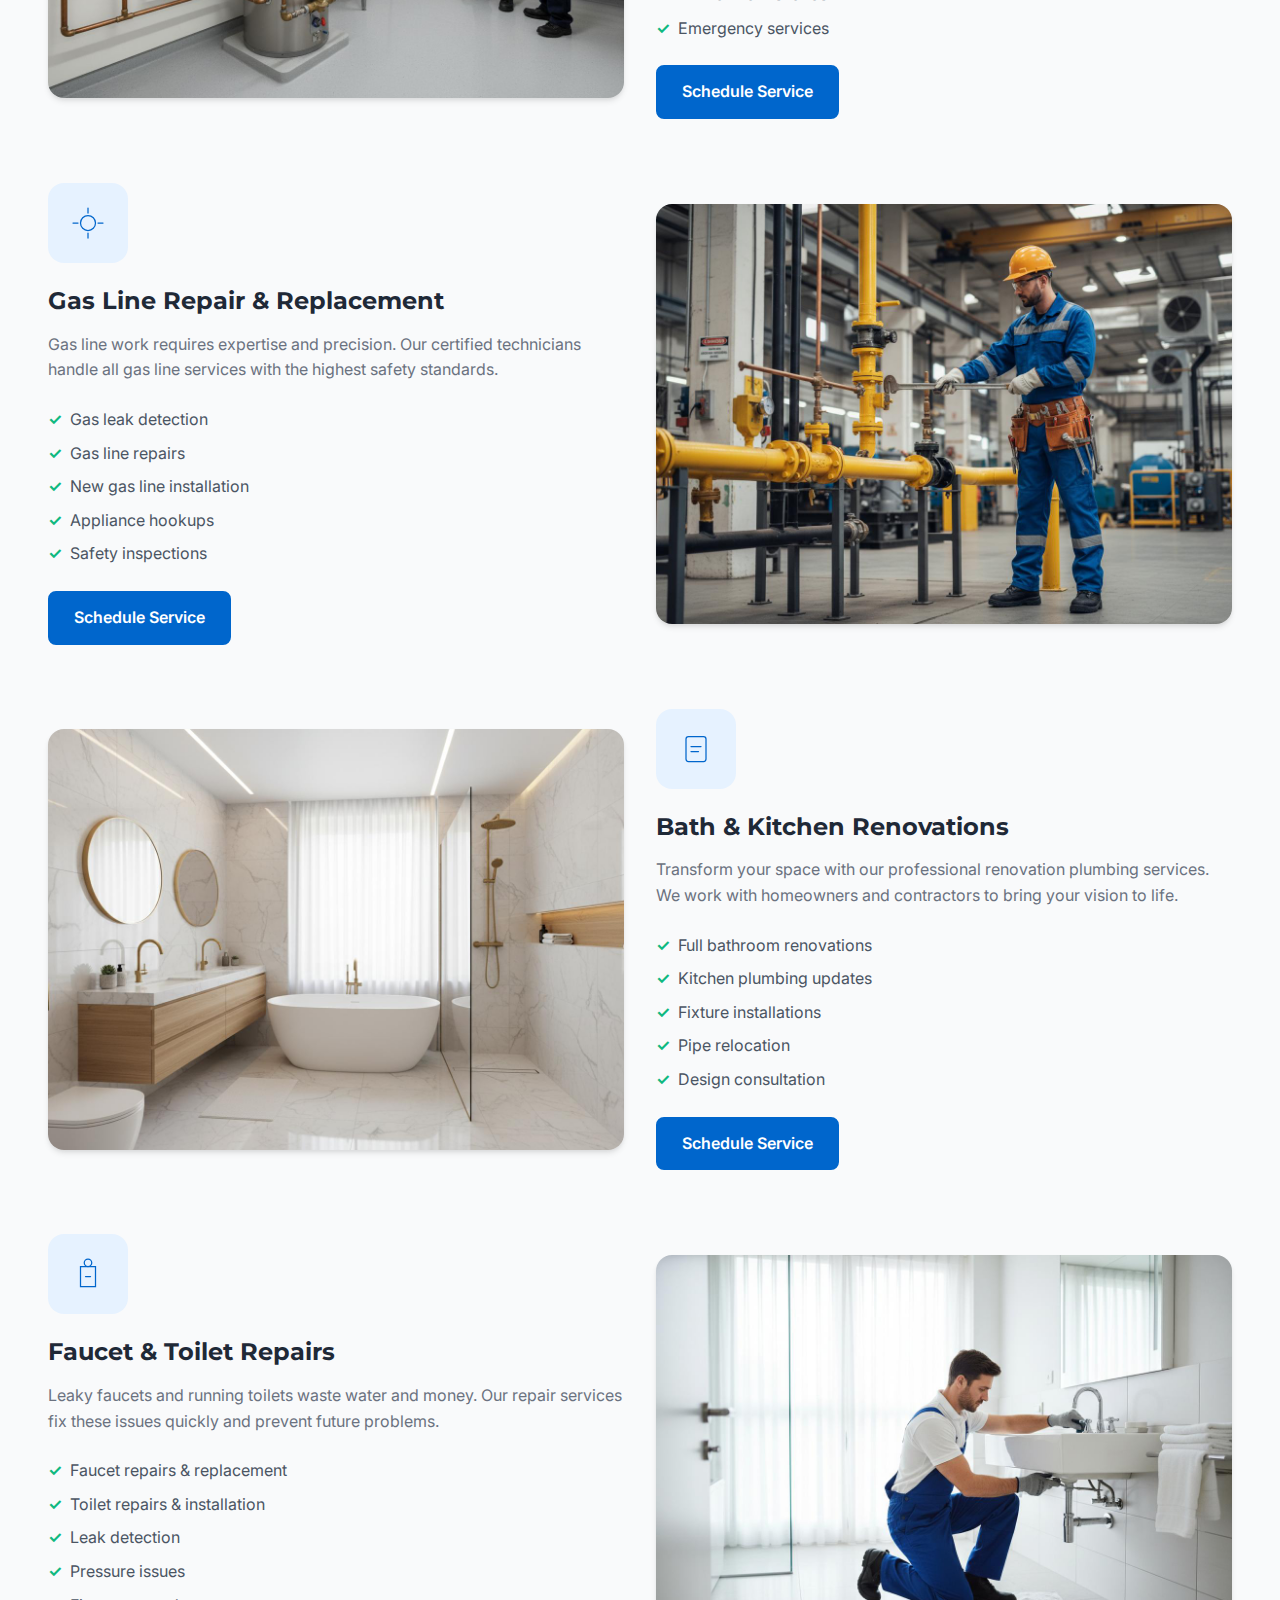
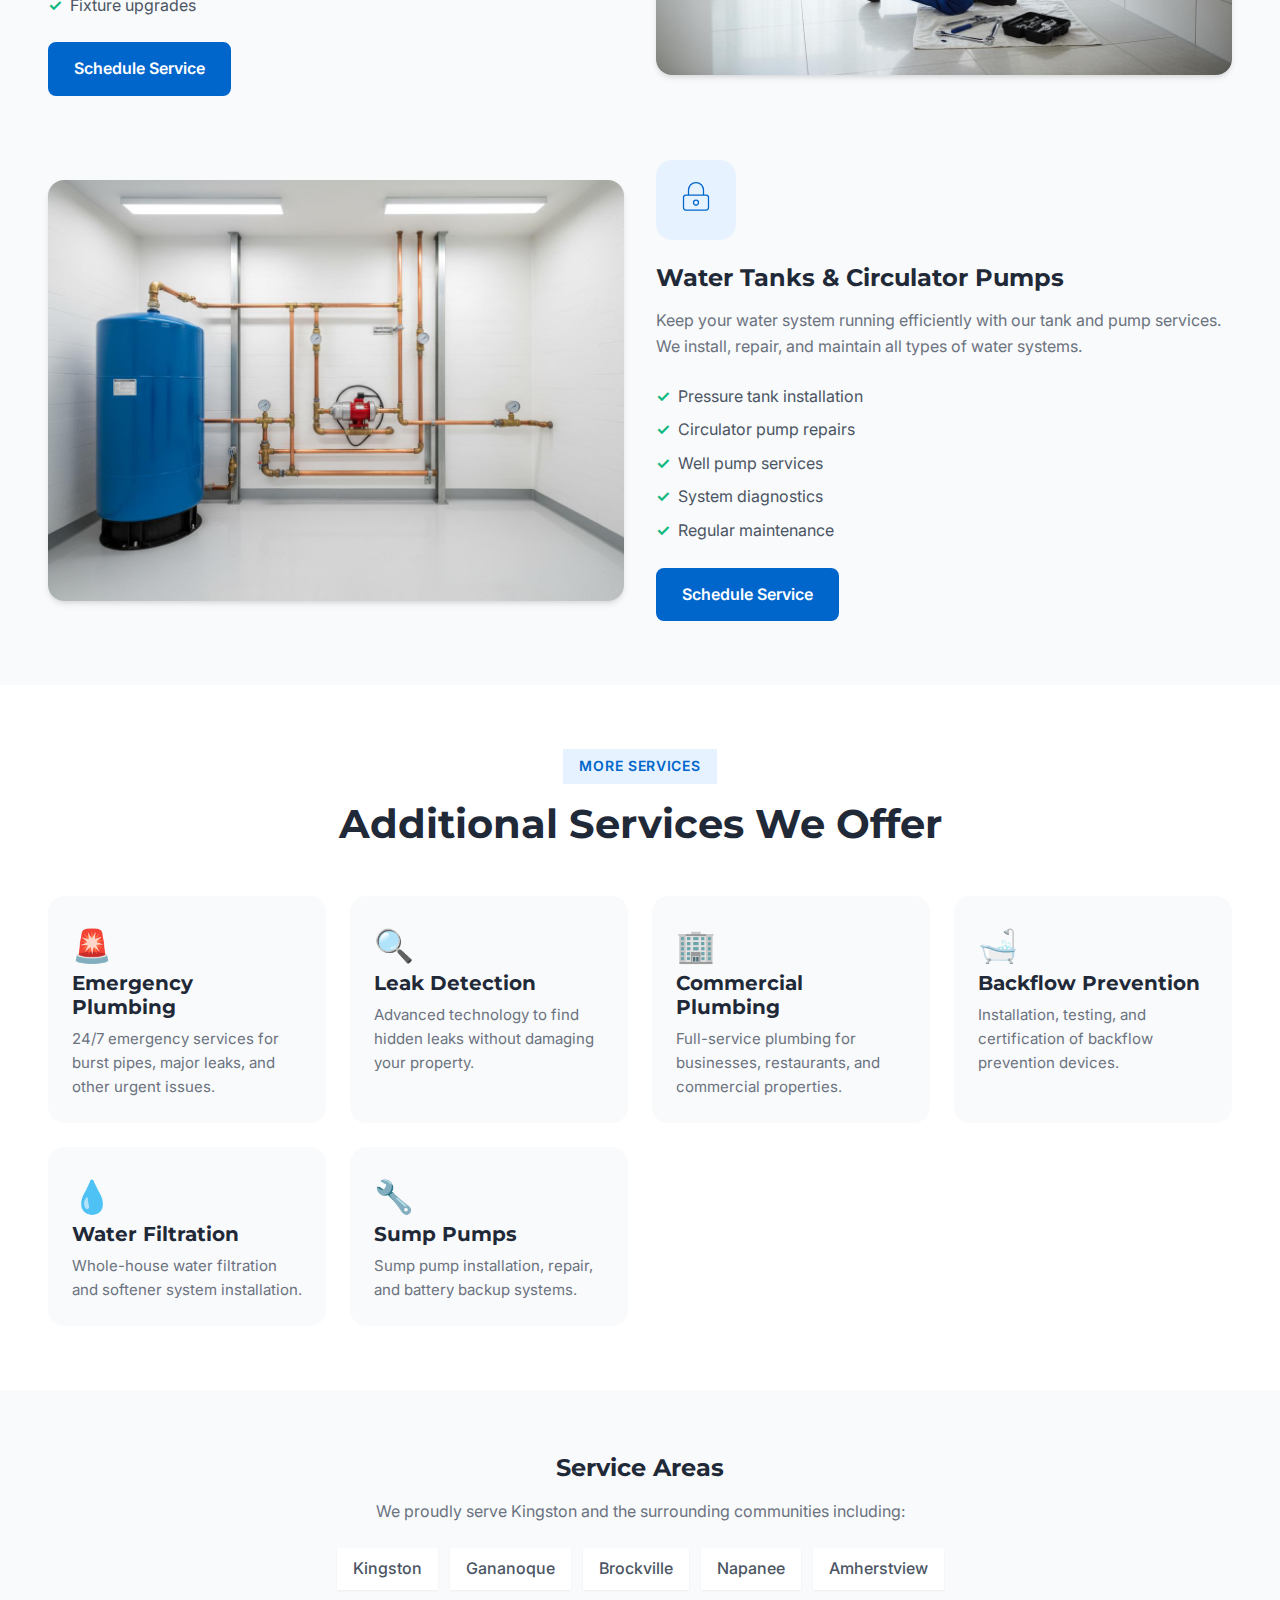
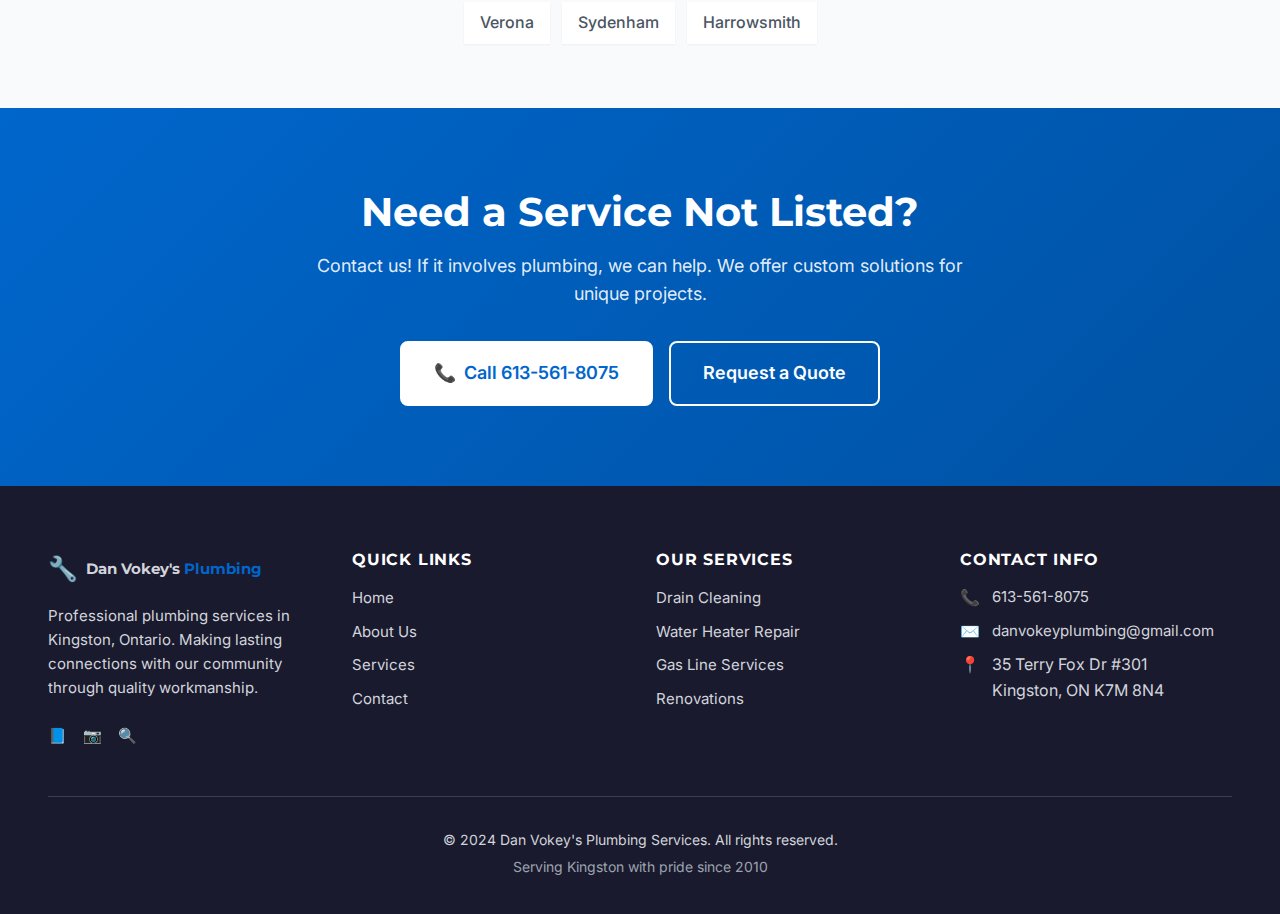
<file: services.html>
<!DOCTYPE html>
<html lang="en">
<head>
    <meta charset="UTF-8">
    <meta name="viewport" content="width=device-width, initial-scale=1.0">
    <meta name="description" content="Comprehensive plumbing services in Kingston, ON. Drain cleaning, water heater repair, gas lines, renovations, and more.">
    <title>Our Services | Dan Vokey's Plumbing Services</title>
    <link rel="stylesheet" href="css/styles.css">
    <link rel="preconnect" href="https://fonts.googleapis.com">
    <link rel="preconnect" href="https://fonts.gstatic.com" crossorigin>
    <link href="https://fonts.googleapis.com/css2?family=Inter:wght@400;500;600;700&family=Montserrat:wght@600;700;800&display=swap" rel="stylesheet">
</head>
<body>
    <!-- Navigation -->
    <nav class="navbar" id="navbar">
        <div class="container">
            <a href="index.html" class="logo">
                <span class="logo-icon">🔧</span>
                <span class="logo-text">Dan Vokey's <span class="logo-accent">Plumbing</span></span>
            </a>
            <button class="nav-toggle" id="navToggle" aria-label="Toggle navigation">
                <span class="hamburger"></span>
            </button>
            <ul class="nav-menu" id="navMenu">
                <li><a href="index.html" class="nav-link">Home</a></li>
                <li><a href="about.html" class="nav-link">About Us</a></li>
                <li><a href="services.html" class="nav-link active">Services</a></li>
                <li><a href="contact.html" class="nav-link">Contact</a></li>
            </ul>
            <a href="tel:613-561-8075" class="btn btn-primary nav-cta">
                <span class="phone-icon">📞</span> 613-561-8075
            </a>
        </div>
    </nav>

    <!-- Page Header -->
    <section class="page-header">
        <div class="container">
            <h1>Our Services</h1>
            <nav class="breadcrumb">
                <a href="index.html">Home</a>
                <span>/</span>
                <span>Services</span>
            </nav>
        </div>
    </section>

    <!-- Services Hero -->
    <section class="services-hero">
        <div class="container">
            <div class="services-hero-content">
                <span class="section-badge">What We Offer</span>
                <h2>Residential & Commercial Plumbing Services</h2>
                <p>From routine maintenance to complex installations, our experienced team provides comprehensive plumbing solutions for homes and businesses throughout Kingston and the surrounding areas.</p>
            </div>
        </div>
    </section>

    <!-- Main Services -->
    <section class="main-services">
        <div class="container">
            <div class="service-detail">
                <div class="service-detail-content">
                    <div class="service-detail-icon">
                        <svg viewBox="0 0 64 64" fill="none" xmlns="http://www.w3.org/2000/svg">
                            <circle cx="32" cy="32" r="28" stroke="currentColor" stroke-width="2"/>
                            <path d="M32 16v16l12 12" stroke="currentColor" stroke-width="2" stroke-linecap="round"/>
                        </svg>
                    </div>
                    <h3>Drain Cleaning</h3>
                    <p>Clogged drains can cause serious problems if left untreated. Our professional drain cleaning services use advanced equipment to clear blockages quickly and effectively.</p>
                    <ul class="service-features">
                        <li>Kitchen sink drain cleaning</li>
                        <li>Bathroom drain clearing</li>
                        <li>Main sewer line cleaning</li>
                        <li>Video camera inspection</li>
                        <li>Preventive maintenance</li>
                    </ul>
                    <a href="contact.html" class="btn btn-primary">Schedule Service</a>
                </div>
                <div class="service-detail-image">
                    <img src="images/service-drain.jpg" alt="Professional drain cleaning service with modern equipment">
                </div>
            </div>

            <div class="service-detail service-detail-reverse">
                <div class="service-detail-content">
                    <div class="service-detail-icon">
                        <svg viewBox="0 0 64 64" fill="none" xmlns="http://www.w3.org/2000/svg">
                            <rect x="12" y="20" width="40" height="32" rx="4" stroke="currentColor" stroke-width="2"/>
                            <path d="M20 20V12a12 12 0 0124 0v8" stroke="currentColor" stroke-width="2"/>
                            <circle cx="32" cy="36" r="6" stroke="currentColor" stroke-width="2"/>
                        </svg>
                    </div>
                    <h3>Water Heater Repair & Installation</h3>
                    <p>Don't let a broken water heater disrupt your daily routine. We provide fast, reliable water heater services to keep your hot water flowing.</p>
                    <ul class="service-features">
                        <li>Traditional tank water heaters</li>
                        <li>Tankless water heater installation</li>
                        <li>Water heater repairs</li>
                        <li>Annual maintenance</li>
                        <li>Emergency services</li>
                    </ul>
                    <a href="contact.html" class="btn btn-primary">Schedule Service</a>
                </div>
                <div class="service-detail-image">
                    <img src="images/service-waterheater.jpg" alt="Water heater installation and repair service">
                </div>
            </div>

            <div class="service-detail">
                <div class="service-detail-content">
                    <div class="service-detail-icon">
                        <svg viewBox="0 0 64 64" fill="none" xmlns="http://www.w3.org/2000/svg">
                            <path d="M32 8v8M32 48v8M8 32h8M48 32h8" stroke="currentColor" stroke-width="2" stroke-linecap="round"/>
                            <circle cx="32" cy="32" r="12" stroke="currentColor" stroke-width="2"/>
                        </svg>
                    </div>
                    <h3>Gas Line Repair & Replacement</h3>
                    <p>Gas line work requires expertise and precision. Our certified technicians handle all gas line services with the highest safety standards.</p>
                    <ul class="service-features">
                        <li>Gas leak detection</li>
                        <li>Gas line repairs</li>
                        <li>New gas line installation</li>
                        <li>Appliance hookups</li>
                        <li>Safety inspections</li>
                    </ul>
                    <a href="contact.html" class="btn btn-primary">Schedule Service</a>
                </div>
                <div class="service-detail-image">
                    <img src="images/service-gasline.jpg" alt="Professional gas line repair and installation">
                </div>
            </div>

            <div class="service-detail service-detail-reverse">
                <div class="service-detail-content">
                    <div class="service-detail-icon">
                        <svg viewBox="0 0 64 64" fill="none" xmlns="http://www.w3.org/2000/svg">
                            <rect x="16" y="12" width="32" height="40" rx="4" stroke="currentColor" stroke-width="2"/>
                            <path d="M24 28h16M24 36h12" stroke="currentColor" stroke-width="2" stroke-linecap="round"/>
                        </svg>
                    </div>
                    <h3>Bath & Kitchen Renovations</h3>
                    <p>Transform your space with our professional renovation plumbing services. We work with homeowners and contractors to bring your vision to life.</p>
                    <ul class="service-features">
                        <li>Full bathroom renovations</li>
                        <li>Kitchen plumbing updates</li>
                        <li>Fixture installations</li>
                        <li>Pipe relocation</li>
                        <li>Design consultation</li>
                    </ul>
                    <a href="contact.html" class="btn btn-primary">Schedule Service</a>
                </div>
                <div class="service-detail-image">
                    <img src="images/service-renovation.jpg" alt="Beautiful bathroom renovation with modern fixtures">
                </div>
            </div>

            <div class="service-detail">
                <div class="service-detail-content">
                    <div class="service-detail-icon">
                        <svg viewBox="0 0 64 64" fill="none" xmlns="http://www.w3.org/2000/svg">
                            <path d="M20 20h24v32H20z" stroke="currentColor" stroke-width="2"/>
                            <circle cx="32" cy="14" r="6" stroke="currentColor" stroke-width="2"/>
                            <path d="M28 36h8" stroke="currentColor" stroke-width="2" stroke-linecap="round"/>
                        </svg>
                    </div>
                    <h3>Faucet & Toilet Repairs</h3>
                    <p>Leaky faucets and running toilets waste water and money. Our repair services fix these issues quickly and prevent future problems.</p>
                    <ul class="service-features">
                        <li>Faucet repairs & replacement</li>
                        <li>Toilet repairs & installation</li>
                        <li>Leak detection</li>
                        <li>Pressure issues</li>
                        <li>Fixture upgrades</li>
                    </ul>
                    <a href="contact.html" class="btn btn-primary">Schedule Service</a>
                </div>
                <div class="service-detail-image">
                    <img src="images/service-fixture.jpg" alt="Professional faucet and fixture repair service">
                </div>
            </div>

            <div class="service-detail service-detail-reverse">
                <div class="service-detail-content">
                    <div class="service-detail-icon">
                        <svg viewBox="0 0 64 64" fill="none" xmlns="http://www.w3.org/2000/svg">
                            <rect x="12" y="24" width="40" height="24" rx="4" stroke="currentColor" stroke-width="2"/>
                            <path d="M20 24V16a12 12 0 0124 0v8" stroke="currentColor" stroke-width="2"/>
                            <circle cx="32" cy="36" r="4" stroke="currentColor" stroke-width="2"/>
                        </svg>
                    </div>
                    <h3>Water Tanks & Circulator Pumps</h3>
                    <p>Keep your water system running efficiently with our tank and pump services. We install, repair, and maintain all types of water systems.</p>
                    <ul class="service-features">
                        <li>Pressure tank installation</li>
                        <li>Circulator pump repairs</li>
                        <li>Well pump services</li>
                        <li>System diagnostics</li>
                        <li>Regular maintenance</li>
                    </ul>
                    <a href="contact.html" class="btn btn-primary">Schedule Service</a>
                </div>
                <div class="service-detail-image">
                    <img src="images/service-pump.jpg" alt="Water tank and circulator pump installation">
                </div>
            </div>
        </div>
    </section>

    <!-- Additional Services -->
    <section class="additional-services">
        <div class="container">
            <div class="section-header">
                <span class="section-badge">More Services</span>
                <h2 class="section-title">Additional Services We Offer</h2>
            </div>
            <div class="additional-grid">
                <div class="additional-card">
                    <span class="additional-icon">🚨</span>
                    <h4>Emergency Plumbing</h4>
                    <p>24/7 emergency services for burst pipes, major leaks, and other urgent issues.</p>
                </div>
                <div class="additional-card">
                    <span class="additional-icon">🔍</span>
                    <h4>Leak Detection</h4>
                    <p>Advanced technology to find hidden leaks without damaging your property.</p>
                </div>
                <div class="additional-card">
                    <span class="additional-icon">🏢</span>
                    <h4>Commercial Plumbing</h4>
                    <p>Full-service plumbing for businesses, restaurants, and commercial properties.</p>
                </div>
                <div class="additional-card">
                    <span class="additional-icon">🛁</span>
                    <h4>Backflow Prevention</h4>
                    <p>Installation, testing, and certification of backflow prevention devices.</p>
                </div>
                <div class="additional-card">
                    <span class="additional-icon">💧</span>
                    <h4>Water Filtration</h4>
                    <p>Whole-house water filtration and softener system installation.</p>
                </div>
                <div class="additional-card">
                    <span class="additional-icon">🔧</span>
                    <h4>Sump Pumps</h4>
                    <p>Sump pump installation, repair, and battery backup systems.</p>
                </div>
            </div>
        </div>
    </section>

    <!-- Service Areas -->
    <section class="service-areas">
        <div class="container">
            <div class="service-areas-content">
                <h3>Service Areas</h3>
                <p>We proudly serve Kingston and the surrounding communities including:</p>
                <div class="areas-grid">
                    <span class="area-tag">Kingston</span>
                    <span class="area-tag">Gananoque</span>
                    <span class="area-tag">Brockville</span>
                    <span class="area-tag">Napanee</span>
                    <span class="area-tag">Amherstview</span>
                    <span class="area-tag">Verona</span>
                    <span class="area-tag">Sydenham</span>
                    <span class="area-tag">Harrowsmith</span>
                </div>
            </div>
        </div>
    </section>

    <!-- CTA Section -->
    <section class="cta-section">
        <div class="container">
            <div class="cta-content">
                <h2>Need a Service Not Listed?</h2>
                <p>Contact us! If it involves plumbing, we can help. We offer custom solutions for unique projects.</p>
                <div class="cta-buttons">
                    <a href="tel:613-561-8075" class="btn btn-white btn-lg">
                        <span class="phone-icon">📞</span> Call 613-561-8075
                    </a>
                    <a href="contact.html" class="btn btn-outline-white btn-lg">Request a Quote</a>
                </div>
            </div>
        </div>
    </section>

    <!-- Footer -->
    <footer class="footer">
        <div class="container">
            <div class="footer-grid">
                <div class="footer-brand">
                    <a href="index.html" class="footer-logo">
                        <span class="logo-icon">🔧</span>
                        <span>Dan Vokey's <span class="logo-accent">Plumbing</span></span>
                    </a>
                    <p>Professional plumbing services in Kingston, Ontario. Making lasting connections with our community through quality workmanship.</p>
                    <div class="footer-social">
                        <a href="#" aria-label="Facebook">📘</a>
                        <a href="#" aria-label="Instagram">📷</a>
                        <a href="#" aria-label="Google">🔍</a>
                    </div>
                </div>
                <div class="footer-links">
                    <h4>Quick Links</h4>
                    <ul>
                        <li><a href="index.html">Home</a></li>
                        <li><a href="about.html">About Us</a></li>
                        <li><a href="services.html">Services</a></li>
                        <li><a href="contact.html">Contact</a></li>
                    </ul>
                </div>
                <div class="footer-services">
                    <h4>Our Services</h4>
                    <ul>
                        <li><a href="services.html">Drain Cleaning</a></li>
                        <li><a href="services.html">Water Heater Repair</a></li>
                        <li><a href="services.html">Gas Line Services</a></li>
                        <li><a href="services.html">Renovations</a></li>
                    </ul>
                </div>
                <div class="footer-contact">
                    <h4>Contact Info</h4>
                    <ul>
                        <li>
                            <span class="contact-icon">📞</span>
                            <a href="tel:613-561-8075">613-561-8075</a>
                        </li>
                        <li>
                            <span class="contact-icon">✉️</span>
                            <a href="mailto:danvokeyplumbing@gmail.com">danvokeyplumbing@gmail.com</a>
                        </li>
                        <li>
                            <span class="contact-icon">📍</span>
                            <span>35 Terry Fox Dr #301<br>Kingston, ON K7M 8N4</span>
                        </li>
                    </ul>
                </div>
            </div>
            <div class="footer-bottom">
                <p>&copy; 2024 Dan Vokey's Plumbing Services. All rights reserved.</p>
                <p class="footer-credit">Serving Kingston with pride since 2010</p>
            </div>
        </div>
    </footer>

    <script src="js/main.js"></script>
</body>
</html>
</file>
<file: css/styles.css>
/* ========================================
   Dan Vokey's Plumbing Services
   Modern Responsive Stylesheet
   ======================================== */

/* CSS Variables */
:root {
    --primary: #0066cc;
    --primary-dark: #0052a3;
    --primary-light: #e6f2ff;
    --secondary: #ff6b35;
    --secondary-dark: #e55a2b;
    --accent: #00a8e8;
    --dark: #1a1a2e;
    --dark-light: #16213e;
    --gray-900: #1f2937;
    --gray-800: #374151;
    --gray-700: #4b5563;
    --gray-600: #6b7280;
    --gray-500: #9ca3af;
    --gray-400: #d1d5db;
    --gray-300: #e5e7eb;
    --gray-200: #f3f4f6;
    --gray-100: #f9fafb;
    --white: #ffffff;
    --success: #10b981;
    --warning: #f59e0b;
    --error: #ef4444;
    
    --font-primary: 'Inter', -apple-system, BlinkMacSystemFont, sans-serif;
    --font-heading: 'Montserrat', -apple-system, BlinkMacSystemFont, sans-serif;
    
    --shadow-sm: 0 1px 2px 0 rgba(0, 0, 0, 0.05);
    --shadow: 0 4px 6px -1px rgba(0, 0, 0, 0.1), 0 2px 4px -1px rgba(0, 0, 0, 0.06);
    --shadow-md: 0 10px 15px -3px rgba(0, 0, 0, 0.1), 0 4px 6px -2px rgba(0, 0, 0, 0.05);
    --shadow-lg: 0 20px 25px -5px rgba(0, 0, 0, 0.1), 0 10px 10px -5px rgba(0, 0, 0, 0.04);
    --shadow-xl: 0 25px 50px -12px rgba(0, 0, 0, 0.25);
    
    --radius-sm: 0.375rem;
    --radius: 0.5rem;
    --radius-md: 0.75rem;
    --radius-lg: 1rem;
    --radius-xl: 1.5rem;
    
    --transition: all 0.3s ease;
    --transition-fast: all 0.15s ease;
}

/* Reset & Base */
*, *::before, *::after {
    box-sizing: border-box;
    margin: 0;
    padding: 0;
}

html {
    scroll-behavior: smooth;
    font-size: 16px;
}

body {
    font-family: var(--font-primary);
    font-size: 1rem;
    line-height: 1.6;
    color: var(--gray-800);
    background-color: var(--white);
    -webkit-font-smoothing: antialiased;
    -moz-osx-font-smoothing: grayscale;
}

img {
    max-width: 100%;
    height: auto;
    display: block;
}

a {
    color: var(--primary);
    text-decoration: none;
    transition: var(--transition);
}

a:hover {
    color: var(--primary-dark);
}

ul, ol {
    list-style: none;
}

/* Typography */
h1, h2, h3, h4, h5, h6 {
    font-family: var(--font-heading);
    font-weight: 700;
    line-height: 1.2;
    color: var(--gray-900);
    margin-bottom: 1rem;
}

h1 { font-size: clamp(2rem, 5vw, 3.5rem); }
h2 { font-size: clamp(1.75rem, 4vw, 2.5rem); }
h3 { font-size: clamp(1.25rem, 3vw, 1.5rem); }
h4 { font-size: 1.25rem; }
h5 { font-size: 1.125rem; }
h6 { font-size: 1rem; }

p {
    margin-bottom: 1rem;
}

/* Container */
.container {
    width: 100%;
    max-width: 1280px;
    margin: 0 auto;
    padding: 0 1.5rem;
}

@media (min-width: 640px) {
    .container {
        padding: 0 2rem;
    }
}

@media (min-width: 1024px) {
    .container {
        padding: 0 3rem;
    }
}

/* Buttons */
.btn {
    display: inline-flex;
    align-items: center;
    justify-content: center;
    gap: 0.5rem;
    padding: 0.75rem 1.5rem;
    font-family: var(--font-primary);
    font-size: 1rem;
    font-weight: 600;
    text-align: center;
    border: 2px solid transparent;
    border-radius: var(--radius);
    cursor: pointer;
    transition: var(--transition);
    text-decoration: none;
}

.btn-primary {
    background-color: var(--primary);
    color: var(--white);
    border-color: var(--primary);
}

.btn-primary:hover {
    background-color: var(--primary-dark);
    border-color: var(--primary-dark);
    color: var(--white);
    transform: translateY(-2px);
    box-shadow: var(--shadow-md);
}

.btn-secondary {
    background-color: var(--secondary);
    color: var(--white);
    border-color: var(--secondary);
}

.btn-secondary:hover {
    background-color: var(--secondary-dark);
    border-color: var(--secondary-dark);
    color: var(--white);
}

.btn-outline {
    background-color: transparent;
    color: var(--primary);
    border-color: var(--primary);
}

.btn-outline:hover {
    background-color: var(--primary);
    color: var(--white);
}

.btn-white {
    background-color: var(--white);
    color: var(--primary);
    border-color: var(--white);
}

.btn-white:hover {
    background-color: var(--gray-100);
    border-color: var(--gray-100);
    color: var(--primary-dark);
}

.btn-outline-white {
    background-color: transparent;
    color: var(--white);
    border-color: var(--white);
}

.btn-outline-white:hover {
    background-color: var(--white);
    color: var(--primary);
}

.btn-emergency {
    background-color: var(--error);
    color: var(--white);
    border-color: var(--error);
    animation: pulse 2s infinite;
}

.btn-emergency:hover {
    background-color: #dc2626;
    border-color: #dc2626;
    color: var(--white);
}

@keyframes pulse {
    0%, 100% { box-shadow: 0 0 0 0 rgba(239, 68, 68, 0.4); }
    50% { box-shadow: 0 0 0 10px rgba(239, 68, 68, 0); }
}

.btn-lg {
    padding: 1rem 2rem;
    font-size: 1.125rem;
}

.btn-sm {
    padding: 0.5rem 1rem;
    font-size: 0.875rem;
}

.btn-full {
    width: 100%;
}

/* Section Styles */
.section-header {
    text-align: center;
    max-width: 700px;
    margin: 0 auto 3rem;
}

.section-badge {
    display: inline-block;
    padding: 0.375rem 1rem;
    font-size: 0.875rem;
    font-weight: 600;
    text-transform: uppercase;
    letter-spacing: 0.05em;
    color: var(--primary);
    background-color: var(--primary-light);
    border-radius: var(--radius-full);
    margin-bottom: 1rem;
}

.section-title {
    margin-bottom: 1rem;
}

.section-description {
    font-size: 1.125rem;
    color: var(--gray-600);
}

/* ========================================
   NAVIGATION
   ======================================== */
.navbar {
    position: fixed;
    top: 0;
    left: 0;
    right: 0;
    z-index: 1000;
    background-color: var(--white);
    box-shadow: var(--shadow-sm);
    transition: var(--transition);
}

.navbar.scrolled {
    box-shadow: var(--shadow);
}

.navbar .container {
    display: flex;
    align-items: center;
    justify-content: space-between;
    height: 80px;
}

.logo {
    display: flex;
    align-items: center;
    gap: 0.5rem;
    font-family: var(--font-heading);
    font-size: 1.25rem;
    font-weight: 700;
    color: var(--gray-900);
}

.logo:hover {
    color: var(--gray-900);
}

.logo-icon {
    font-size: 1.5rem;
}

.logo-accent {
    color: var(--primary);
}

.nav-menu {
    display: none;
    align-items: center;
    gap: 2rem;
}

.nav-link {
    font-weight: 500;
    color: var(--gray-700);
    position: relative;
}

.nav-link::after {
    content: '';
    position: absolute;
    bottom: -4px;
    left: 0;
    width: 0;
    height: 2px;
    background-color: var(--primary);
    transition: var(--transition);
}

.nav-link:hover,
.nav-link.active {
    color: var(--primary);
}

.nav-link:hover::after,
.nav-link.active::after {
    width: 100%;
}

.nav-cta {
    display: none;
}

/* Mobile Navigation */
.nav-toggle {
    display: flex;
    align-items: center;
    justify-content: center;
    width: 44px;
    height: 44px;
    background: none;
    border: none;
    cursor: pointer;
    z-index: 1001;
}

.hamburger,
.hamburger::before,
.hamburger::after {
    display: block;
    width: 24px;
    height: 2px;
    background-color: var(--gray-900);
    transition: var(--transition);
}

.hamburger {
    position: relative;
}

.hamburger::before,
.hamburger::after {
    content: '';
    position: absolute;
    left: 0;
}

.hamburger::before {
    top: -8px;
}

.hamburger::after {
    top: 8px;
}

.nav-toggle.active .hamburger {
    background-color: transparent;
}

.nav-toggle.active .hamburger::before {
    top: 0;
    transform: rotate(45deg);
}

.nav-toggle.active .hamburger::after {
    top: 0;
    transform: rotate(-45deg);
}

/* Mobile Menu */
.nav-menu.active {
    display: flex;
    flex-direction: column;
    position: fixed;
    top: 80px;
    left: 0;
    right: 0;
    bottom: 0;
    background-color: var(--white);
    padding: 2rem;
    gap: 1.5rem;
    z-index: 999;
    animation: slideIn 0.3s ease;
}

@keyframes slideIn {
    from {
        opacity: 0;
        transform: translateY(-10px);
    }
    to {
        opacity: 1;
        transform: translateY(0);
    }
}

.nav-menu.active .nav-link {
    font-size: 1.25rem;
    padding: 0.5rem 0;
}

/* Desktop Navigation */
@media (min-width: 1024px) {
    .nav-toggle {
        display: none;
    }
    
    .nav-menu {
        display: flex;
    }
    
    .nav-cta {
        display: inline-flex;
    }
}

/* ========================================
   HERO SECTION
   ======================================== */
.hero {
    position: relative;
    min-height: 100vh;
    display: flex;
    align-items: center;
    padding-top: 80px;
    overflow: hidden;
}

.hero-bg {
    position: absolute;
    top: 0;
    left: 0;
    right: 0;
    bottom: 0;
    background: linear-gradient(135deg, var(--dark) 0%, var(--dark-light) 100%);
}

.hero-overlay {
    position: absolute;
    top: 0;
    left: 0;
    right: 0;
    bottom: 0;
    background: url("data:image/svg+xml,%3Csvg width='60' height='60' viewBox='0 0 60 60' xmlns='http://www.w3.org/2000/svg'%3E%3Cg fill='none' fill-rule='evenodd'%3E%3Cg fill='%230066cc' fill-opacity='0.05'%3E%3Cpath d='M36 34v-4h-2v4h-4v2h4v4h2v-4h4v-2h-4zm0-30V0h-2v4h-4v2h4v4h2V6h4V4h-4zM6 34v-4H4v4H0v2h4v4h2v-4h4v-2H6zM6 4V0H4v4H0v2h4v4h2V6h4V4H6z'/%3E%3C/g%3E%3C/g%3E%3C/svg%3E");
}

.hero-content {
    position: relative;
    z-index: 1;
    max-width: 800px;
    padding: 4rem 0;
}

.hero-badge {
    display: inline-block;
    padding: 0.5rem 1rem;
    font-size: 0.875rem;
    font-weight: 600;
    color: var(--accent);
    background-color: rgba(0, 168, 232, 0.1);
    border: 1px solid rgba(0, 168, 232, 0.3);
    border-radius: var(--radius-full);
    margin-bottom: 1.5rem;
}

.hero-title {
    font-size: clamp(2.5rem, 6vw, 4rem);
    font-weight: 800;
    color: var(--white);
    margin-bottom: 1.5rem;
    line-height: 1.1;
}

.hero-description {
    font-size: clamp(1.125rem, 2vw, 1.375rem);
    color: var(--gray-400);
    margin-bottom: 2rem;
    max-width: 600px;
}

.hero-buttons {
    display: flex;
    flex-wrap: wrap;
    gap: 1rem;
    margin-bottom: 3rem;
}

.hero-features {
    display: flex;
    flex-wrap: wrap;
    gap: 1.5rem;
}

.feature-item {
    display: flex;
    align-items: center;
    gap: 0.5rem;
    font-size: 0.9375rem;
    color: var(--gray-300);
}

.feature-icon {
    font-size: 1.25rem;
}

/* ========================================
   SERVICES SECTION
   ======================================== */
.services-section {
    padding: 5rem 0;
    background-color: var(--gray-100);
}

.services-grid {
    display: grid;
    grid-template-columns: repeat(auto-fit, minmax(300px, 1fr));
    gap: 1.5rem;
}

.service-card {
    background-color: var(--white);
    padding: 2rem;
    border-radius: var(--radius-lg);
    box-shadow: var(--shadow);
    transition: var(--transition);
}

.service-card:hover {
    transform: translateY(-4px);
    box-shadow: var(--shadow-lg);
}

.service-icon {
    width: 64px;
    height: 64px;
    display: flex;
    align-items: center;
    justify-content: center;
    background-color: var(--primary-light);
    border-radius: var(--radius-md);
    margin-bottom: 1.5rem;
}

.service-icon svg {
    width: 32px;
    height: 32px;
    color: var(--primary);
}

.service-card h3 {
    font-size: 1.25rem;
    margin-bottom: 0.75rem;
}

.service-card p {
    color: var(--gray-600);
    margin-bottom: 1rem;
    font-size: 0.9375rem;
}

.service-link {
    font-weight: 600;
    font-size: 0.9375rem;
}

/* ========================================
   WHY US SECTION
   ======================================== */
.why-us-section {
    padding: 5rem 0;
    background-color: var(--white);
}

.why-us-grid {
    display: grid;
    grid-template-columns: 1fr;
    gap: 3rem;
    align-items: center;
}

.why-us-content {
    max-width: 600px;
}

.why-us-content .section-title {
    margin-bottom: 1rem;
}

.why-us-content .section-description {
    margin-bottom: 2rem;
}

.why-us-features {
    display: flex;
    flex-direction: column;
    gap: 1.5rem;
}

.why-us-item {
    display: flex;
    gap: 1rem;
}

.why-us-icon {
    flex-shrink: 0;
    width: 48px;
    height: 48px;
    display: flex;
    align-items: center;
    justify-content: center;
    background-color: var(--primary-light);
    border-radius: var(--radius);
    font-size: 1.5rem;
}

.why-us-text h4 {
    font-size: 1.125rem;
    margin-bottom: 0.25rem;
}

.why-us-text p {
    color: var(--gray-600);
    font-size: 0.9375rem;
    margin-bottom: 0;
}

.why-us-image {
    display: none;
}

.image-placeholder {
    aspect-ratio: 4/3;
    background: linear-gradient(135deg, var(--gray-200) 0%, var(--gray-300) 100%);
    border-radius: var(--radius-lg);
    display: flex;
    align-items: center;
    justify-content: center;
    color: var(--gray-500);
    font-weight: 500;
}

@media (min-width: 1024px) {
    .why-us-grid {
        grid-template-columns: 1fr 1fr;
    }
    
    .why-us-image {
        display: block;
    }
}

/* ========================================
   TESTIMONIALS SECTION
   ======================================== */
.testimonials-section {
    padding: 5rem 0;
    background-color: var(--gray-100);
}

.testimonials-grid {
    display: grid;
    grid-template-columns: repeat(auto-fit, minmax(300px, 1fr));
    gap: 1.5rem;
}

.testimonial-card {
    background-color: var(--white);
    padding: 2rem;
    border-radius: var(--radius-lg);
    box-shadow: var(--shadow);
}

.testimonial-rating {
    color: var(--warning);
    font-size: 1.25rem;
    margin-bottom: 1rem;
}

.testimonial-text {
    color: var(--gray-700);
    font-style: italic;
    margin-bottom: 1.5rem;
    line-height: 1.7;
}

.testimonial-author {
    display: flex;
    align-items: center;
    gap: 1rem;
}

.author-avatar {
    width: 48px;
    height: 48px;
    display: flex;
    align-items: center;
    justify-content: center;
    background-color: var(--primary);
    color: var(--white);
    font-weight: 600;
    border-radius: 50%;
}

.author-info {
    display: flex;
    flex-direction: column;
}

.author-name {
    font-weight: 600;
    color: var(--gray-900);
}

.author-location {
    font-size: 0.875rem;
    color: var(--gray-500);
}

/* ========================================
   CTA SECTION
   ======================================== */
.cta-section {
    padding: 5rem 0;
    background: linear-gradient(135deg, var(--primary) 0%, var(--primary-dark) 100%);
}

.cta-content {
    text-align: center;
    max-width: 700px;
    margin: 0 auto;
}

.cta-content h2 {
    color: var(--white);
    margin-bottom: 1rem;
}

.cta-content p {
    color: rgba(255, 255, 255, 0.9);
    font-size: 1.125rem;
    margin-bottom: 2rem;
}

.cta-buttons {
    display: flex;
    flex-wrap: wrap;
    justify-content: center;
    gap: 1rem;
}

/* ========================================
   FOOTER
   ======================================== */
.footer {
    padding: 4rem 0 2rem;
    background-color: var(--dark);
    color: var(--gray-400);
}

.footer-grid {
    display: grid;
    grid-template-columns: repeat(auto-fit, minmax(200px, 1fr));
    gap: 2rem;
    margin-bottom: 3rem;
}

.footer-logo {
    display: flex;
    align-items: center;
    gap: 0.5rem;
    font-family: var(--font-heading);
    font-size: 1.25rem;
    font-weight: 700;
    color: var(--white);
    margin-bottom: 1rem;
}

.footer-logo:hover {
    color: var(--white);
}

.footer-brand p {
    font-size: 0.9375rem;
    margin-bottom: 1.5rem;
}

.footer-social {
    display: flex;
    gap: 1rem;
}

.footer-social a {
    font-size: 1.5rem;
    transition: var(--transition);
}

.footer-social a:hover {
    transform: translateY(-2px);
}

.footer h4 {
    color: var(--white);
    font-size: 1rem;
    margin-bottom: 1rem;
    text-transform: uppercase;
    letter-spacing: 0.05em;
}

.footer ul {
    display: flex;
    flex-direction: column;
    gap: 0.5rem;
}

.footer a {
    color: var(--gray-400);
    font-size: 0.9375rem;
}

.footer a:hover {
    color: var(--white);
}

.footer-contact li {
    display: flex;
    align-items: flex-start;
    gap: 0.75rem;
}

.contact-icon {
    flex-shrink: 0;
}

.footer-bottom {
    padding-top: 2rem;
    border-top: 1px solid var(--gray-800);
    text-align: center;
}

.footer-bottom p {
    font-size: 0.875rem;
    margin-bottom: 0.25rem;
}

.footer-credit {
    color: var(--gray-500);
}

/* ========================================
   PAGE HEADER
   ======================================== */
.page-header {
    padding: 8rem 0 3rem;
    background: linear-gradient(135deg, var(--dark) 0%, var(--dark-light) 100%);
    text-align: center;
}

.page-header h1 {
    color: var(--white);
    margin-bottom: 1rem;
}

.breadcrumb {
    display: flex;
    align-items: center;
    justify-content: center;
    gap: 0.5rem;
    color: var(--gray-400);
}

.breadcrumb a {
    color: var(--gray-300);
}

.breadcrumb a:hover {
    color: var(--white);
}

/* ========================================
   ABOUT PAGE
   ======================================== */
.about-hero {
    padding: 4rem 0;
    background-color: var(--white);
}

.about-grid {
    display: grid;
    grid-template-columns: 1fr;
    gap: 3rem;
    align-items: center;
}

.about-content h2 {
    margin-bottom: 1.5rem;
}

.about-content p {
    color: var(--gray-600);
    margin-bottom: 1rem;
}

.about-stats {
    display: grid;
    grid-template-columns: repeat(3, 1fr);
    gap: 1.5rem;
    margin-top: 2rem;
    padding-top: 2rem;
    border-top: 1px solid var(--gray-200);
}

.stat-item {
    text-align: center;
}

.stat-number {
    display: block;
    font-family: var(--font-heading);
    font-size: 2rem;
    font-weight: 800;
    color: var(--primary);
}

.stat-label {
    font-size: 0.875rem;
    color: var(--gray-600);
}

.about-image img {
    width: 100%;
    height: auto;
    border-radius: var(--radius-lg);
    box-shadow: var(--shadow-lg);
}

@media (min-width: 1024px) {
    .about-grid {
        grid-template-columns: 1fr 1fr;
    }
}

/* Mission Section */
.mission-section {
    padding: 5rem 0;
    background-color: var(--gray-100);
}

.mission-content {
    text-align: center;
    max-width: 800px;
    margin: 0 auto;
}

.mission-text {
    font-size: 1.125rem;
    color: var(--gray-600);
    margin-bottom: 3rem;
}

.mission-values {
    display: grid;
    grid-template-columns: repeat(auto-fit, minmax(250px, 1fr));
    gap: 1.5rem;
}

.value-card {
    background-color: var(--white);
    padding: 2rem;
    border-radius: var(--radius-lg);
    box-shadow: var(--shadow);
}

.value-icon {
    font-size: 2.5rem;
    margin-bottom: 1rem;
}

.value-card h3 {
    margin-bottom: 0.5rem;
}

.value-card p {
    color: var(--gray-600);
    font-size: 0.9375rem;
    margin-bottom: 0;
}

/* Team Section */
.team-section {
    padding: 5rem 0;
    background-color: var(--white);
}

.team-grid {
    display: grid;
    grid-template-columns: repeat(auto-fit, minmax(280px, 1fr));
    gap: 2rem;
}

.team-card {
    text-align: center;
    padding: 2rem;
    background-color: var(--gray-100);
    border-radius: var(--radius-lg);
}

.team-image {
    margin-bottom: 1.5rem;
}

.team-image .image-placeholder {
    width: 120px;
    height: 120px;
    border-radius: 50%;
    margin: 0 auto;
    font-size: 2rem;
    font-weight: 700;
    color: var(--primary);
    background-color: var(--primary-light);
}

.team-card h3 {
    margin-bottom: 0.25rem;
}

.team-role {
    display: block;
    color: var(--primary);
    font-weight: 600;
    font-size: 0.875rem;
    margin-bottom: 0.75rem;
}

.team-card p {
    color: var(--gray-600);
    font-size: 0.9375rem;
    margin-bottom: 0;
}

/* Why Choose Section */
.why-choose-section {
    padding: 5rem 0;
    background-color: var(--gray-100);
}

.why-choose-grid {
    display: grid;
    grid-template-columns: repeat(auto-fit, minmax(300px, 1fr));
    gap: 1.5rem;
}

.why-choose-card {
    background-color: var(--white);
    padding: 2rem;
    border-radius: var(--radius-lg);
    box-shadow: var(--shadow);
    transition: var(--transition);
}

.why-choose-card:hover {
    transform: translateY(-4px);
    box-shadow: var(--shadow-md);
}

.why-choose-icon {
    font-size: 2.5rem;
    margin-bottom: 1rem;
}

.why-choose-card h3 {
    margin-bottom: 0.5rem;
}

.why-choose-card p {
    color: var(--gray-600);
    font-size: 0.9375rem;
    margin-bottom: 0;
}

/* ========================================
   SERVICES PAGE
   ======================================== */
.services-hero {
    padding: 4rem 0;
    background-color: var(--white);
}

.services-hero-content {
    text-align: center;
    max-width: 800px;
    margin: 0 auto;
}

.main-services {
    padding: 4rem 0;
    background-color: var(--gray-100);
}

.service-detail {
    display: grid;
    grid-template-columns: 1fr;
    gap: 2rem;
    align-items: center;
    margin-bottom: 4rem;
}

.service-detail:last-child {
    margin-bottom: 0;
}

.service-detail-reverse {
    direction: rtl;
}

.service-detail-reverse > * {
    direction: ltr;
}

.service-detail-icon {
    width: 80px;
    height: 80px;
    display: flex;
    align-items: center;
    justify-content: center;
    background-color: var(--primary-light);
    border-radius: var(--radius-lg);
    margin-bottom: 1.5rem;
}

.service-detail-icon svg {
    width: 40px;
    height: 40px;
    color: var(--primary);
}

.service-detail-content h3 {
    font-size: 1.5rem;
    margin-bottom: 1rem;
}

.service-detail-content p {
    color: var(--gray-600);
    margin-bottom: 1.5rem;
}

.service-features {
    display: flex;
    flex-direction: column;
    gap: 0.5rem;
    margin-bottom: 1.5rem;
}

.service-features li {
    display: flex;
    align-items: center;
    gap: 0.5rem;
    color: var(--gray-700);
}

.service-features li::before {
    content: '✓';
    color: var(--success);
    font-weight: 700;
}

.service-detail-image .image-placeholder {
    aspect-ratio: 16/10;
}

.service-detail-image img {
    width: 100%;
    height: auto;
    border-radius: var(--radius-lg);
    box-shadow: var(--shadow);
}

@media (min-width: 768px) {
    .service-detail {
        grid-template-columns: 1fr 1fr;
    }
}

/* Additional Services */
.additional-services {
    padding: 4rem 0;
    background-color: var(--white);
}

.additional-grid {
    display: grid;
    grid-template-columns: repeat(auto-fit, minmax(250px, 1fr));
    gap: 1.5rem;
}

.additional-card {
    padding: 1.5rem;
    background-color: var(--gray-100);
    border-radius: var(--radius-lg);
    transition: var(--transition);
}

.additional-card:hover {
    background-color: var(--primary-light);
}

.additional-icon {
    font-size: 2rem;
    margin-bottom: 0.75rem;
}

.additional-card h4 {
    margin-bottom: 0.5rem;
}

.additional-card p {
    color: var(--gray-600);
    font-size: 0.9375rem;
    margin-bottom: 0;
}

/* Service Areas */
.service-areas {
    padding: 4rem 0;
    background-color: var(--gray-100);
}

.service-areas-content {
    text-align: center;
    max-width: 700px;
    margin: 0 auto;
}

.service-areas-content h3 {
    margin-bottom: 1rem;
}

.service-areas-content p {
    color: var(--gray-600);
    margin-bottom: 1.5rem;
}

.areas-grid {
    display: flex;
    flex-wrap: wrap;
    justify-content: center;
    gap: 0.75rem;
}

.area-tag {
    padding: 0.5rem 1rem;
    background-color: var(--white);
    border-radius: var(--radius-full);
    font-weight: 500;
    color: var(--gray-700);
    box-shadow: var(--shadow-sm);
}

/* ========================================
   CONTACT PAGE
   ======================================== */
.contact-section {
    padding: 4rem 0;
    background-color: var(--white);
}

.contact-grid {
    display: grid;
    grid-template-columns: 1fr;
    gap: 3rem;
}

.contact-info h2 {
    margin-bottom: 1rem;
}

.contact-info > p {
    color: var(--gray-600);
    margin-bottom: 2rem;
}

.contact-methods {
    display: flex;
    flex-direction: column;
    gap: 1.5rem;
}

.contact-method {
    display: flex;
    gap: 1rem;
}

.method-icon {
    flex-shrink: 0;
    width: 48px;
    height: 48px;
    display: flex;
    align-items: center;
    justify-content: center;
    background-color: var(--primary-light);
    border-radius: var(--radius);
    font-size: 1.5rem;
}

.method-content h4 {
    font-size: 1rem;
    margin-bottom: 0.25rem;
}

.method-content a {
    font-weight: 600;
    color: var(--primary);
}

.method-note {
    display: block;
    font-size: 0.875rem;
    color: var(--gray-500);
    margin-top: 0.25rem;
}

.hours-list {
    display: flex;
    flex-direction: column;
    gap: 0.25rem;
}

.hours-item {
    display: flex;
    justify-content: space-between;
    font-size: 0.9375rem;
}

/* Contact Form */
.contact-form-wrapper {
    max-width: 500px;
}

.form-card {
    background-color: var(--gray-100);
    padding: 2rem;
    border-radius: var(--radius-lg);
}

.form-card h3 {
    margin-bottom: 0.5rem;
}

.form-card > p {
    color: var(--gray-600);
    margin-bottom: 1.5rem;
    font-size: 0.9375rem;
}

.form-row {
    display: grid;
    grid-template-columns: 1fr 1fr;
    gap: 1rem;
}

.form-group {
    margin-bottom: 1rem;
}

.form-group label {
    display: block;
    font-size: 0.875rem;
    font-weight: 600;
    color: var(--gray-700);
    margin-bottom: 0.375rem;
}

.form-group input,
.form-group select,
.form-group textarea {
    width: 100%;
    padding: 0.75rem 1rem;
    font-family: var(--font-primary);
    font-size: 1rem;
    color: var(--gray-900);
    background-color: var(--white);
    border: 1px solid var(--gray-300);
    border-radius: var(--radius);
    transition: var(--transition);
}

.form-group input:focus,
.form-group select:focus,
.form-group textarea:focus {
    outline: none;
    border-color: var(--primary);
    box-shadow: 0 0 0 3px rgba(0, 102, 204, 0.1);
}

.form-group input::placeholder,
.form-group textarea::placeholder {
    color: var(--gray-400);
}

.form-checkbox {
    display: flex;
    align-items: center;
    gap: 0.5rem;
}

.form-checkbox input {
    width: auto;
}

.form-checkbox label {
    margin-bottom: 0;
    font-weight: 400;
}

@media (min-width: 1024px) {
    .contact-grid {
        grid-template-columns: 1fr 1fr;
    }
}

/* Map Section */
.map-section {
    background-color: var(--gray-100);
}

.map-container iframe {
    display: block;
    filter: grayscale(20%);
}

/* Emergency CTA */
.emergency-cta {
    padding: 4rem 0;
    background-color: var(--error);
}

.emergency-content {
    text-align: center;
    max-width: 600px;
    margin: 0 auto;
}

.emergency-icon {
    font-size: 3rem;
    margin-bottom: 1rem;
}

.emergency-content h2 {
    color: var(--white);
    margin-bottom: 1rem;
}

.emergency-content p {
    color: rgba(255, 255, 255, 0.9);
    margin-bottom: 2rem;
}

/* FAQ Section */
.faq-section {
    padding: 4rem 0;
    background-color: var(--white);
}

.faq-grid {
    display: grid;
    grid-template-columns: repeat(auto-fit, minmax(300px, 1fr));
    gap: 1.5rem;
    max-width: 1000px;
    margin: 0 auto;
}

.faq-item {
    padding: 1.5rem;
    background-color: var(--gray-100);
    border-radius: var(--radius-lg);
}

.faq-item h4 {
    font-size: 1.125rem;
    margin-bottom: 0.75rem;
}

.faq-item p {
    color: var(--gray-600);
    font-size: 0.9375rem;
    margin-bottom: 0;
}

/* ========================================
   RESPONSIVE UTILITIES
   ======================================== */
@media (max-width: 640px) {
    .hero-buttons {
        flex-direction: column;
    }
    
    .btn-lg {
        width: 100%;
    }
    
    .form-row {
        grid-template-columns: 1fr;
    }
}

/* Print Styles */
@media print {
    .navbar,
    .footer,
    .cta-section,
    .nav-toggle {
        display: none !important;
    }
    
    body {
        font-size: 12pt;
        line-height: 1.5;
    }
    
    a {
        text-decoration: underline;
    }
}
</file>
